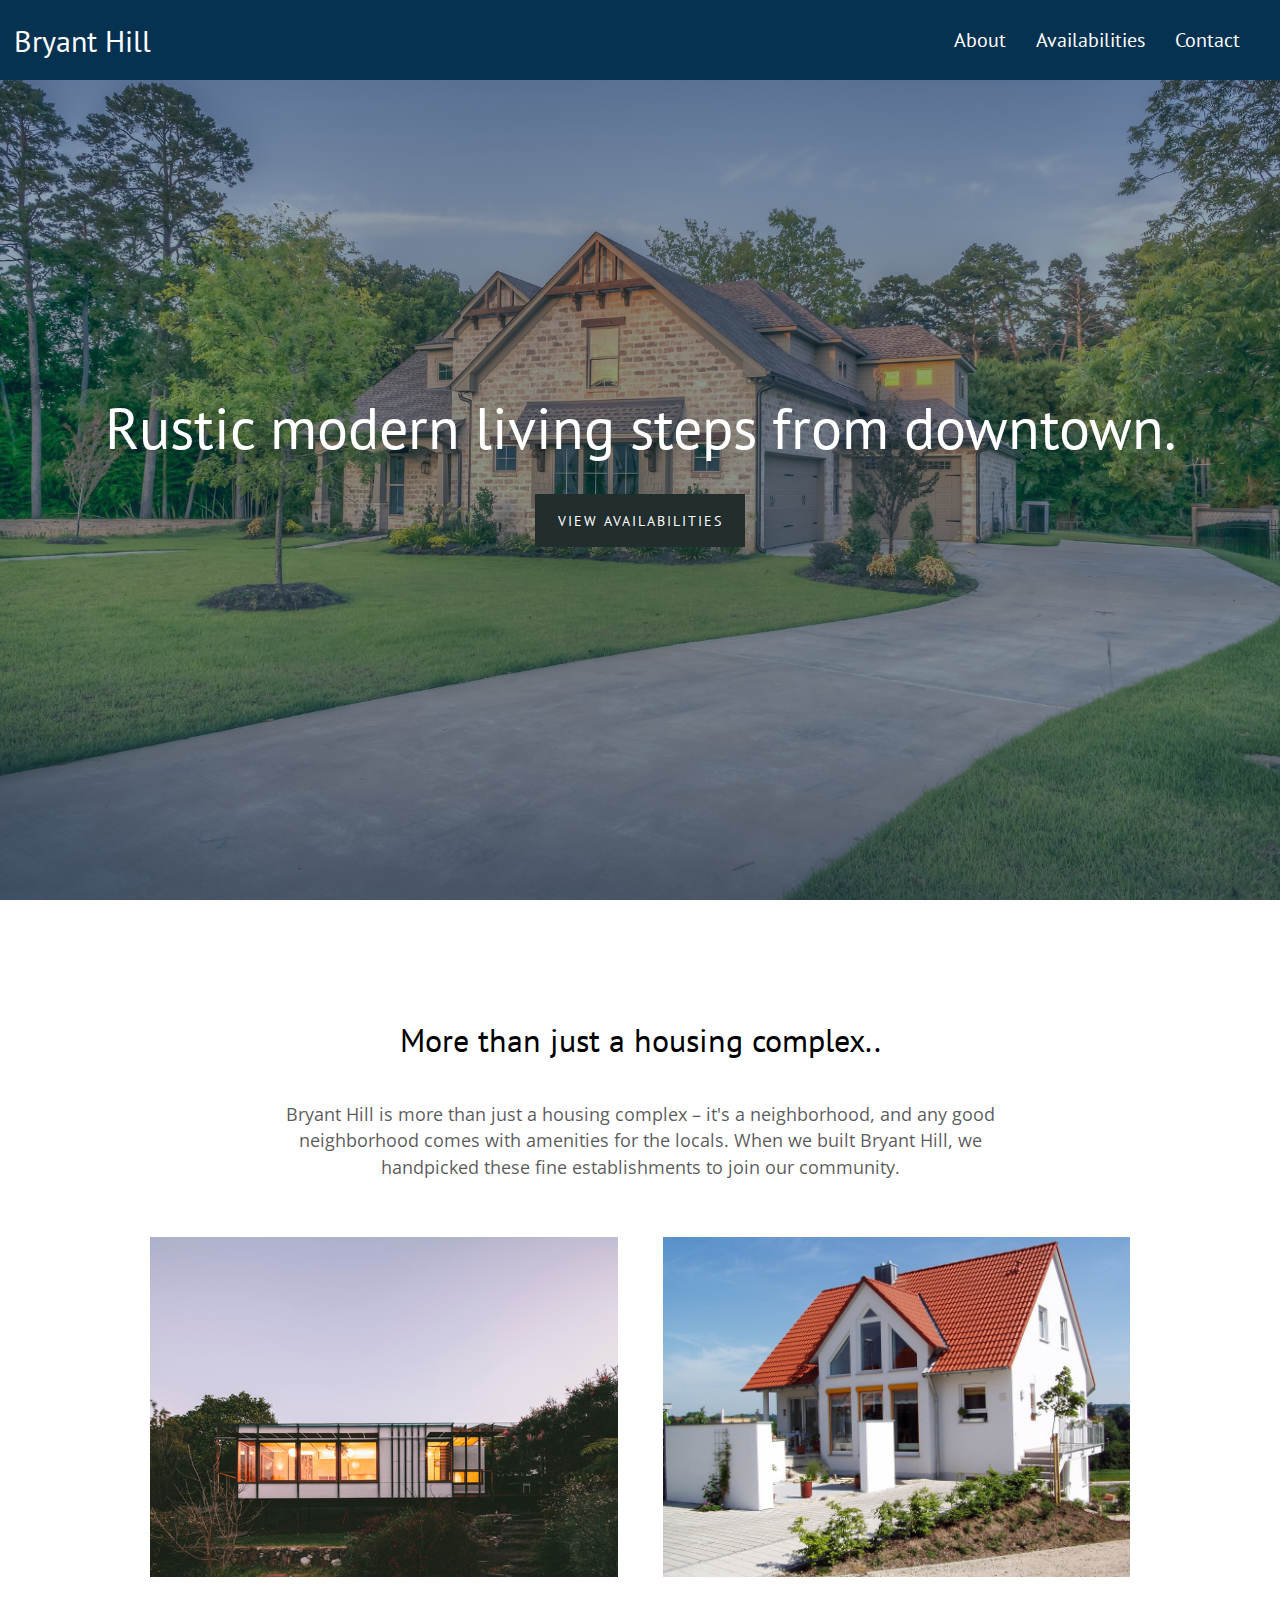
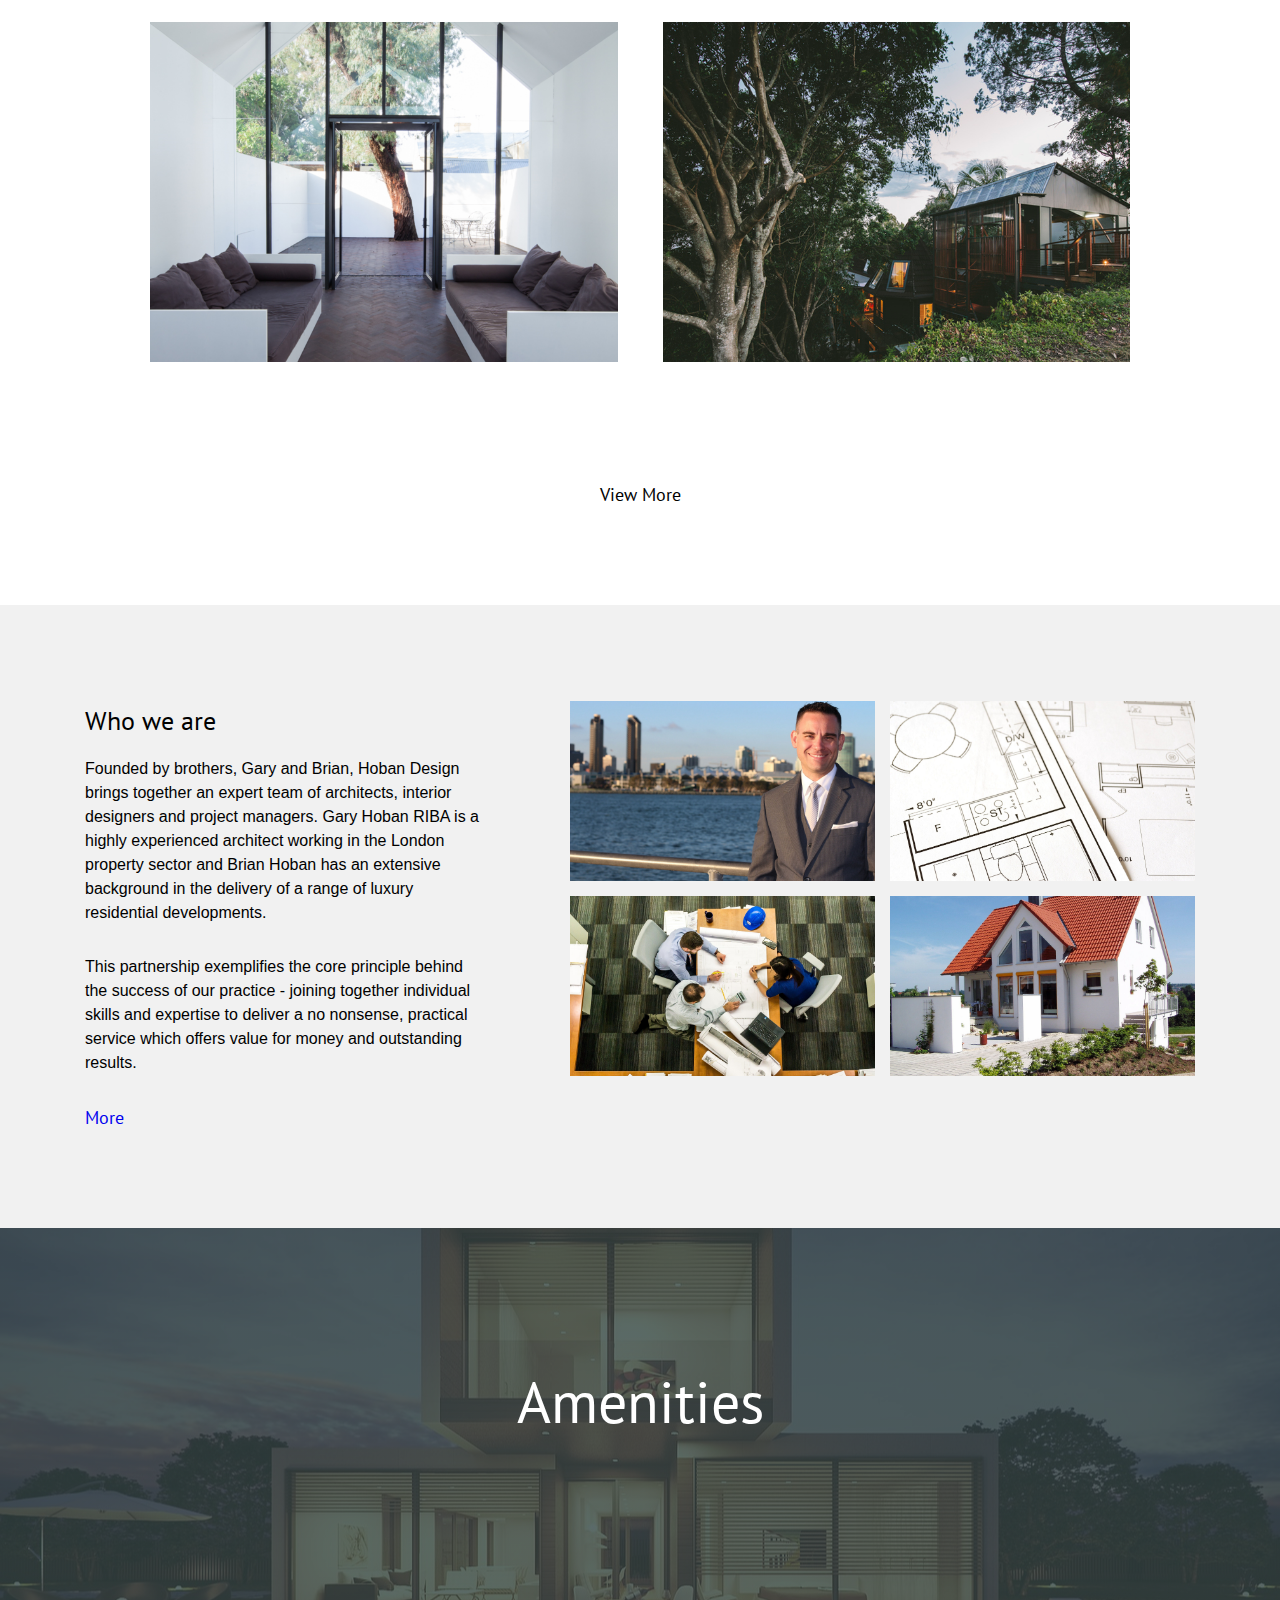
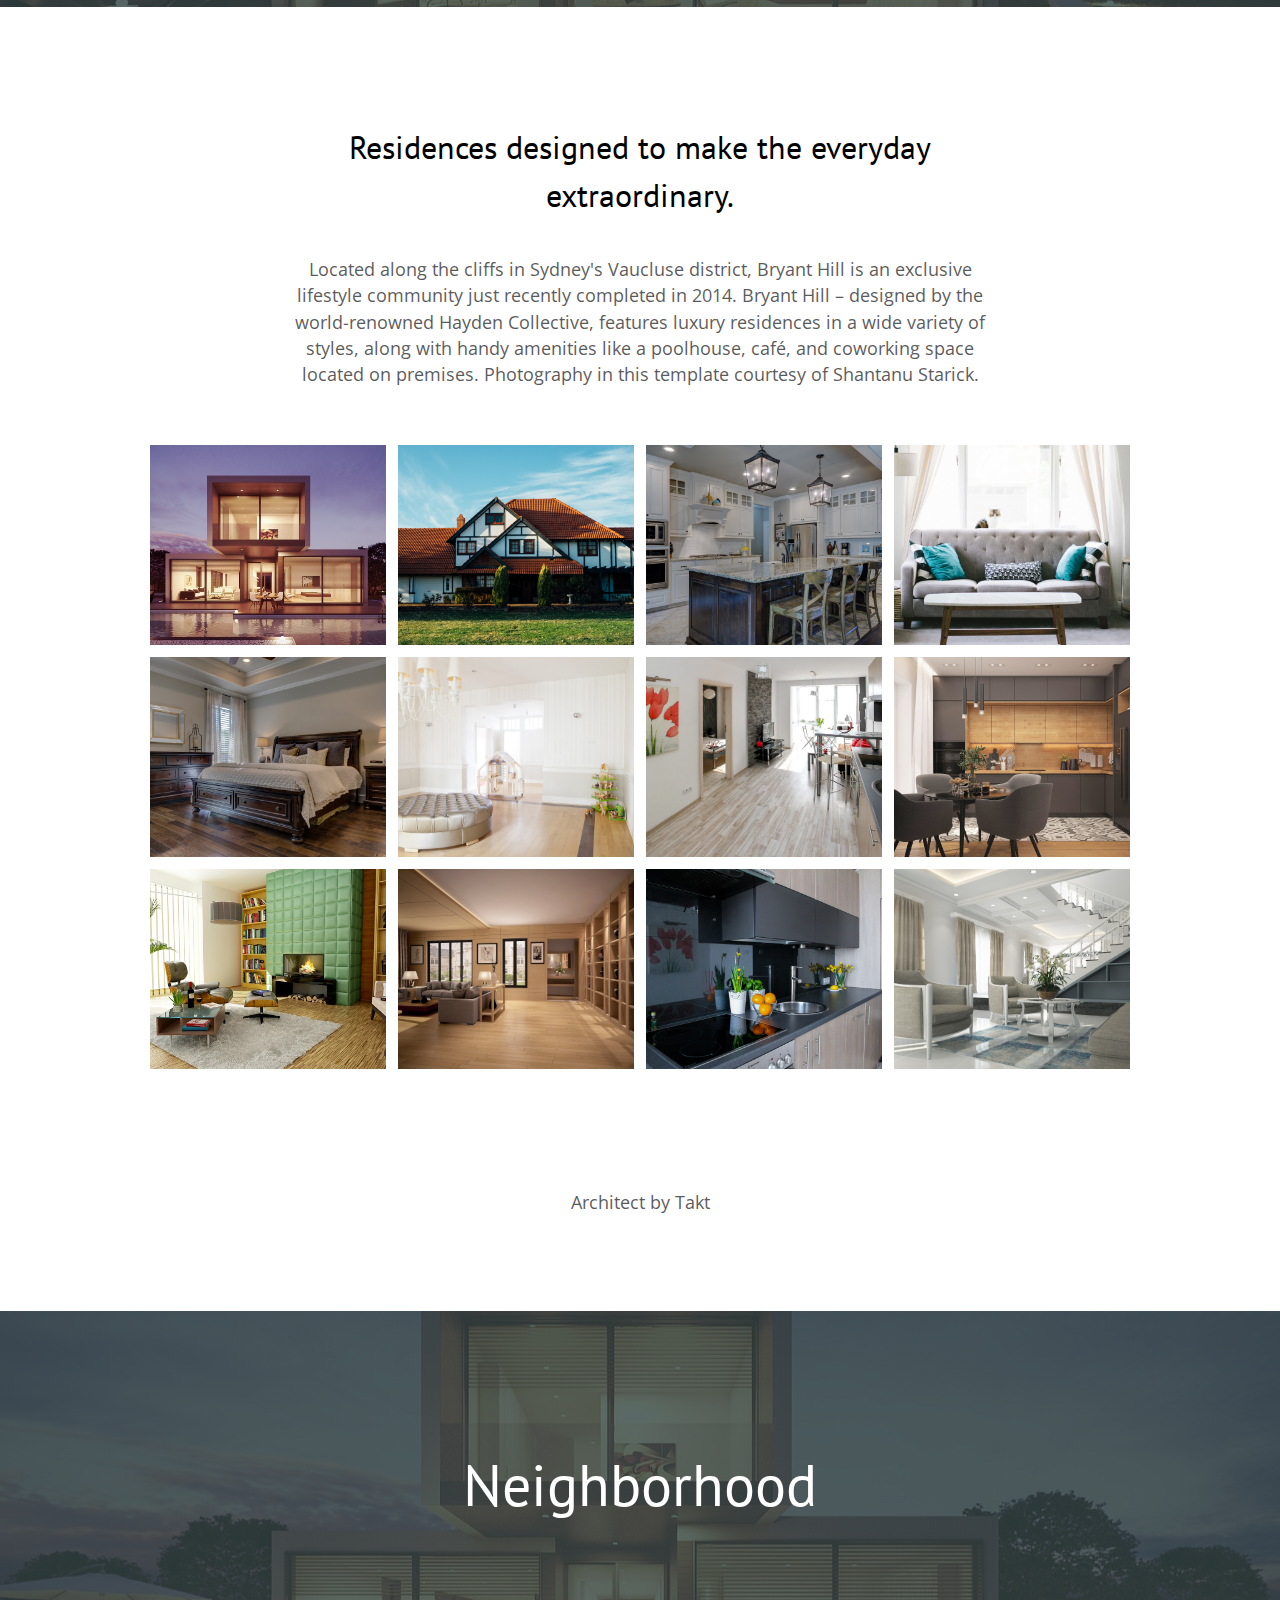
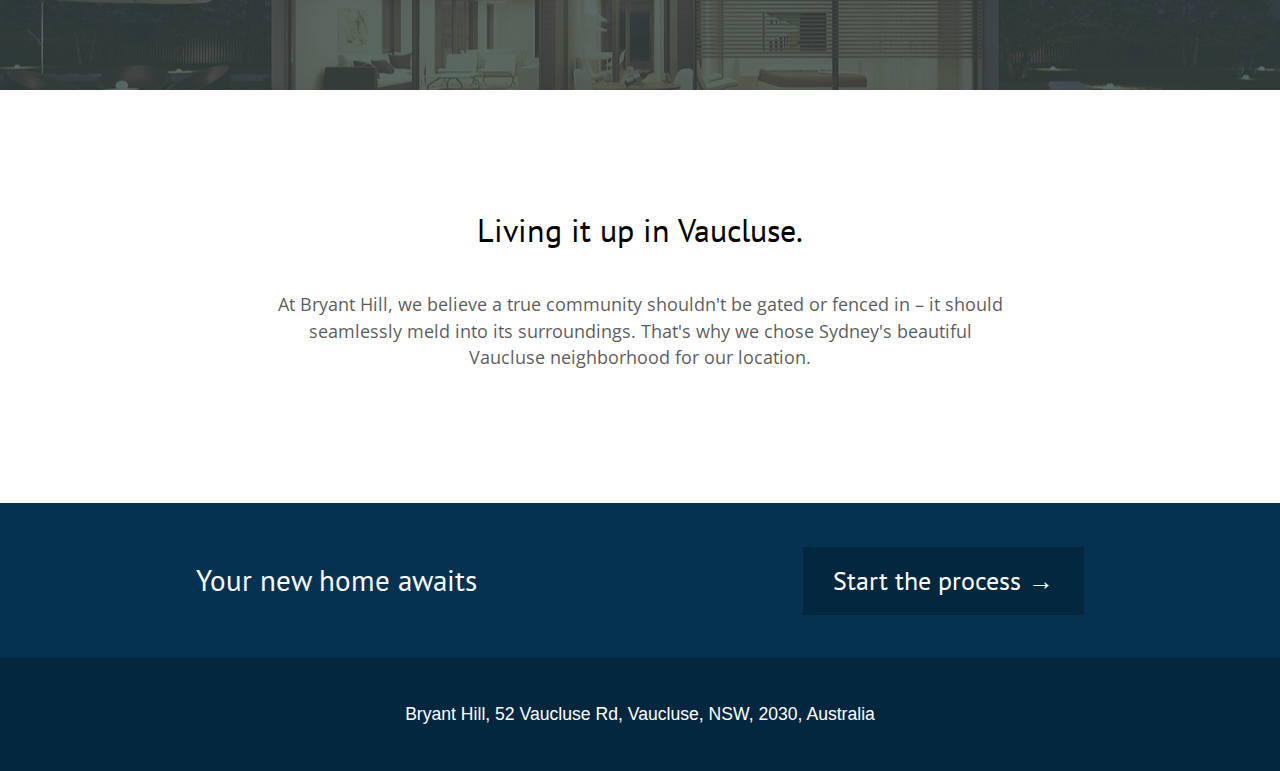
<file: index.html>
<!DOCTYPE html>
<html lang="en">

<head>
  <meta charset="UTF-8">
  <meta name="viewport" content="width=device-width, initial-scale=1.0">
  <meta http-equiv="X-UA-Compatible" content="ie=edge">
  <title>CSS Grid</title>
  <script src="https://ajax.googleapis.com/ajax/libs/jquery/3.3.1/jquery.min.js"></script>
  <link href="https://fonts.googleapis.com/css?family=Open+Sans|PT+Sans:400,700" rel="stylesheet">
  <!-- main css -->
  <link rel="stylesheet" href="css/main.css">
  
</head>

<body >
 

<header class="header"> 
   <div id="navbar">
   	
      <div id="logo">
      	<a href="index.html">
      		<h1 style="color:#fff;">Bryant Hill</h1>
      	</a>	
      	</div>
      	<div id="links">
      		    <a href="index.html">About</a>
				<a href="5eastend.html" class="nav__link">Availabilities</a>  
     			<a href="contact.html">Contact</a>		
      	</div>
   
   <input type="checkbox" class="openSidebarMenu" id="openSidebarMenu">
  <label for="openSidebarMenu" class="sidebarIconToggle">
    <div class="spinner diagonal part-1"></div>
    <div class="spinner horizontal"></div>
    <div class="spinner diagonal part-2"></div>
  </label>
  <div id="sidebarMenu">
    <ul class="sidebarMenuInner">
        <li><a href="index.html">About</a></li>
        <li><a href="5eastend.html" class="nav__link">Availabilities </a></li>
        <li><a href="contact.html">Contact</a></li>		
    </ul>
 	
  </div>



   </div>

</header>
<main id="main" class="main">
 
   
    <section class="hero">
		<div class="hero__wrapper">
		  <h1 class="heading-primary">Rustic modern living steps from downtown.</h1>
		  <a href="5eastend.html" class="cta">View availabilities</a>
		</div>
    </section>
  
  <section class="container serv-sect">
    
     <div class="content-wrapper">
		  <h2 class="heading-secondary">More than just a housing complex..</h2>
		  <div class="text-wrapper">
			<p class="paragraph">Bryant Hill is more than just a housing complex – it's a neighborhood, and any good neighborhood comes with amenities for the locals. When we built Bryant Hill, we handpicked these fine establishments to join our community.</p>
		  </div>
    </div>
    
    <div class="services">
      <div class="service-group">
       <div >
       		 <img src="img/hg-9.jpg" alt="Coffee shop" class="service-group__img">
        
       	 	    <div class="overlay-border overlay-black-55"></div>
				<div class="media-content-block-content text-center text-white">
				<h2>5 East End</h2>
				<p class="mb-0 text-spaced"><span class="text-primary">Gibson Island, Maryland</span></p>
				<a href="5eastend.html">View More</a>
			  </div>
	   </div>
       <div>
        <img src="img/house-66627_1920.jpg" alt="Coffee shop" class="service-group__img">
        
				<div class="overlay-border overlay-black-55"></div>
			
				<div class="media-content-block-content text-center text-white">
				<h2>18 Sackett Way</h2>
				<p class="mb-0 text-spaced"><span class="text-primary">Gibson Island, Maryland</span></p>
			    <a href="18sackett.html">View More </a>
			  </div>
			
		  </div>
      
        <div >
        <img src="img/23sacket-main.png" alt="Coffee shop" class="service-group__img">
        
			<div class="overlay-border overlay-black-55"></div>
				<div class="media-content-block-content text-center text-white">
				<h2>23 Sackett Way</h2>
				<p class="mb-0 text-spaced"><span class="text-primary">Gibson Island, Maryland</span></p>
				 <a href="23sackett.html">View More </a>
			  </div>
       </div>
     
        <div href="6cliffside.html">
          <img src="img/6cliffside-main.jpeg" alt="Coffee shop" class="service-group__img">
        
        <div class="overlay-border overlay-black-55"></div>
			<div class="media-content-block-content text-center text-white">
			<h2>6 Cliffside Drive</h2>
			<p class="mb-0 text-spaced"><span class="text-primary">Gibson Island, Maryland</span></p>
			 <a href="6cliffside.html">View More </a>
		  </div>
    </div>
	  </div>
	  </div>
	  
	  <a class="v-more" href="5eastend.html">View More</a>
  </section>
  
 <section class="about-us">
 	
 	<div class="about-wrapper">
 		
 		<div>
 			<h2>Who we are</h2>
			<p>Founded by brothers, Gary and Brian, Hoban Design brings together an expert team of architects, interior designers and project managers. Gary Hoban RIBA is a highly experienced architect working in the London property sector and Brian Hoban has an extensive background in the delivery of a range of luxury residential developments. </p>

			<p>This partnership exemplifies the core principle behind the success of our practice - joining together individual skills and expertise to deliver a no nonsense, practical service which offers value for money and outstanding results. </p>

			<a href="#">More</a>
 		</div>
 		<div>
 		
 		<img src="img/businessman-481113_1920.jpg">
 		<img src="img/floor-plan-1474454_1920.jpg">
 		<img src="img/meeting-2284501_1920.jpg">
 		<img src="img/house-66627_1920.jpg">
 			
 		</div>
 		
 	</div>
 	
 	
 </section>
  
  <div class="heading-section">
    <h1 class="heading-primary">Amenities</h1>
  </div>
 
 
 <section id="fd" class="container gallery-sect">
    <div class="content-wrapper">
      <h2 class="heading-secondary">Residences designed to make the everyday extraordinary.</h2>
      <div class="text-wrapper">
        <p class="paragraph">Located along the cliffs in Sydney's Vaucluse district, Bryant Hill is an exclusive lifestyle community just recently completed in 2014. Bryant Hill – designed by the world-renowned Hayden Collective, features luxury residences in a wide variety of styles, along with handy amenities like a poolhouse, café, and coworking space located on premises. Photography in this template courtesy of Shantanu Starick.</p>
      </div>
    </div>
    <div class="gallery">
     <div>
     <a id="single_image" class="lightbox" href="#house1">
      <img src="img/architecture-1477041_1280.jpg" alt="Interior view" class="gallery__img">
      </a>
      <div class="lightbox-target" id="house1">
		   <img src="img/architecture-1477041_1280.jpg"/>
		   <a class="lightbox-close" href="#fd"></a>
	  </div>
      
      <a  id="single_image" class="lightbox" href="#house2"><img src="img/architecture-1867426_1920.jpg" alt="Interior view" class="gallery__img"></a>
        <div class="lightbox-target" id="house2">
		   <img src="img/architecture-1867426_1920.jpg"/>
		   <a class="lightbox-close" href="#fd"></a>
	  </div>
      
      <a  id="single_image" class="lightbox" href="#house3"><img src="img/kitchen-1940174_1920.jpg" alt="Interior view" class="gallery__img"></a>
        <div class="lightbox-target" id="house3">
		   <img src="img/kitchen-1940174_1920.jpg"/>
		   <a class="lightbox-close" href="#fd"></a>
	  </div>
     
     
      <a id="single_image" class="lightbox" href="#house4"><img src="img/living-room-2569325_1920.jpg" alt="Interior view" class="gallery__img"></a>
        <div class="lightbox-target" id="house4">
		   <img src="img/living-room-2569325_1920.jpg"/>
		   <a class="lightbox-close" href="#fd"></a>
	  </div>
     
     
      <a id="single_image" class="lightbox" href="#house5"><img src="img/bedroom-1940169_1920.jpg" alt="Interior view" class="gallery__img"></a>
        <div class="lightbox-target" id="house5">
		   <img src="img/bedroom-1940169_1920.jpg"/>
		   <a class="lightbox-close" href="#fd"></a>
	  </div>
     
     
      <a id="single_image" class="lightbox" href="#house6"><img src="img/interior-768526_1920.jpg" alt="Interior view" class="gallery__img"></a>
        <div class="lightbox-target" id="house6">
		   <img src="img/interior-2685521_1920.jpg"/>
		   <a class="lightbox-close" href="#fd"></a>
	  </div>
     
     
      <a id="single_image" class="lightbox" href="#house7"><img src="img/apartment-2094666_1920.jpg" alt="Interior view" class="gallery__img"></a>
        <div class="lightbox-target" id="house7">
		   <img src="img/apartment-2094666_1920.jpg"/>
		   <a class="lightbox-close" href="#fd"></a>
	  </div>
     
      <a id="single_image" class="lightbox" href="#house8"><img src="img/kitchen-4043098_1920.jpg" alt="Interior view" class="gallery__img"></a>
        <div class="lightbox-target" id="house8">
		   <img src="img/kitchen-4043098_1920.jpg"/>
		   <a class="lightbox-close" href="#fd"></a>
	  </div>
    
     <a id="single_image" class="lightbox" href="#house9"> <img src="img/fireplace-416042_1280.jpg" alt="Interior view" class="gallery__img"></a>
       <div class="lightbox-target" id="house9">
		   <img src="img/fireplace-416042_1280.jpg"/>
		   <a class="lightbox-close" href="#fd"></a>
	  </div>
     
     
      <a id="single_image" class="lightbox" href="#house10"><img src="img/leave-room-825316_1920.jpg" alt="Interior view" class="gallery__img"></a>
        <div class="lightbox-target" id="house10">
		   <img src="img/leave-room-825316_1920.jpg"/>
		   <a class="lightbox-close" href="#fd"></a>
	  </div>
     
     
      <a id="single_image" class="lightbox" href="#house11"><img src="img/apartment-2094700_1920.jpg" alt="Interior view" class="gallery__img"></a>
        <div class="lightbox-target" id="house11">
		   <img src="img/apartment-2094700_1920.jpg"/>
		   <a class="lightbox-close" href="#fd"></a>
	  </div>
     
      <a  id="single_image" class="lightbox" href="#house12"><img src="img/interior-2685521_1920.jpg" alt="Interior view" class="gallery__img"></a>
        <div class="lightbox-target" id="house12">
		   <img src="img/interior-2685521_1920.jpg"/>
		   <a class="lightbox-close" href="#fd"></a>
	  </div>
      
       </div>
    </div>
    <p class="paragraph architect">Architect by <span class="paragraph__uppercase">Takt</span></p>
  </section>
  
 
  
  <div class="heading-section heading-section--neighborhood">
    <h1 class="heading-primary">Neighborhood</h1>
  </div>
  <div class="container gallery-sect">
    <div class="content-wrapper">
      <h2 class="heading-secondary">Living it up in Vaucluse.</h2>
      <div class="text-wrapper">
        <p class="paragraph">At Bryant Hill, we believe a true community shouldn't be gated or fenced in – it should seamlessly meld into its surroundings. That's why we chose Sydney's beautiful Vaucluse neighborhood for our location.</p>
      </div>
    </div>
    <div class="map" id="map"></div>
  </div>
</main>

<footer class="footer">
  <div class="footer__upper">
    <h2 class=" heading-secondary--footer">Your new home awaits</h2>
    <div class="cta--footer">
    <a href="contact.html" class=" act-start">Start the process →</a>
    </div>
  </div>
  <div class="footer__lower">
    <div class="footer__adress">Bryant Hill, 52 Vaucluse Rd, Vaucluse, NSW, 2030, Australia</div>
  </div>
</footer>

<script>
var prevScrollpos = window.pageYOffset;
window.onscroll = function() {
var currentScrollPos = window.pageYOffset;
  if (prevScrollpos > currentScrollPos) {
    document.getElementById("navbar").style.top = "0";
  } else {
    document.getElementById("navbar").style.top = "-80px";
  }
  prevScrollpos = currentScrollPos;
}


</script>
</body>

</html>
</file>
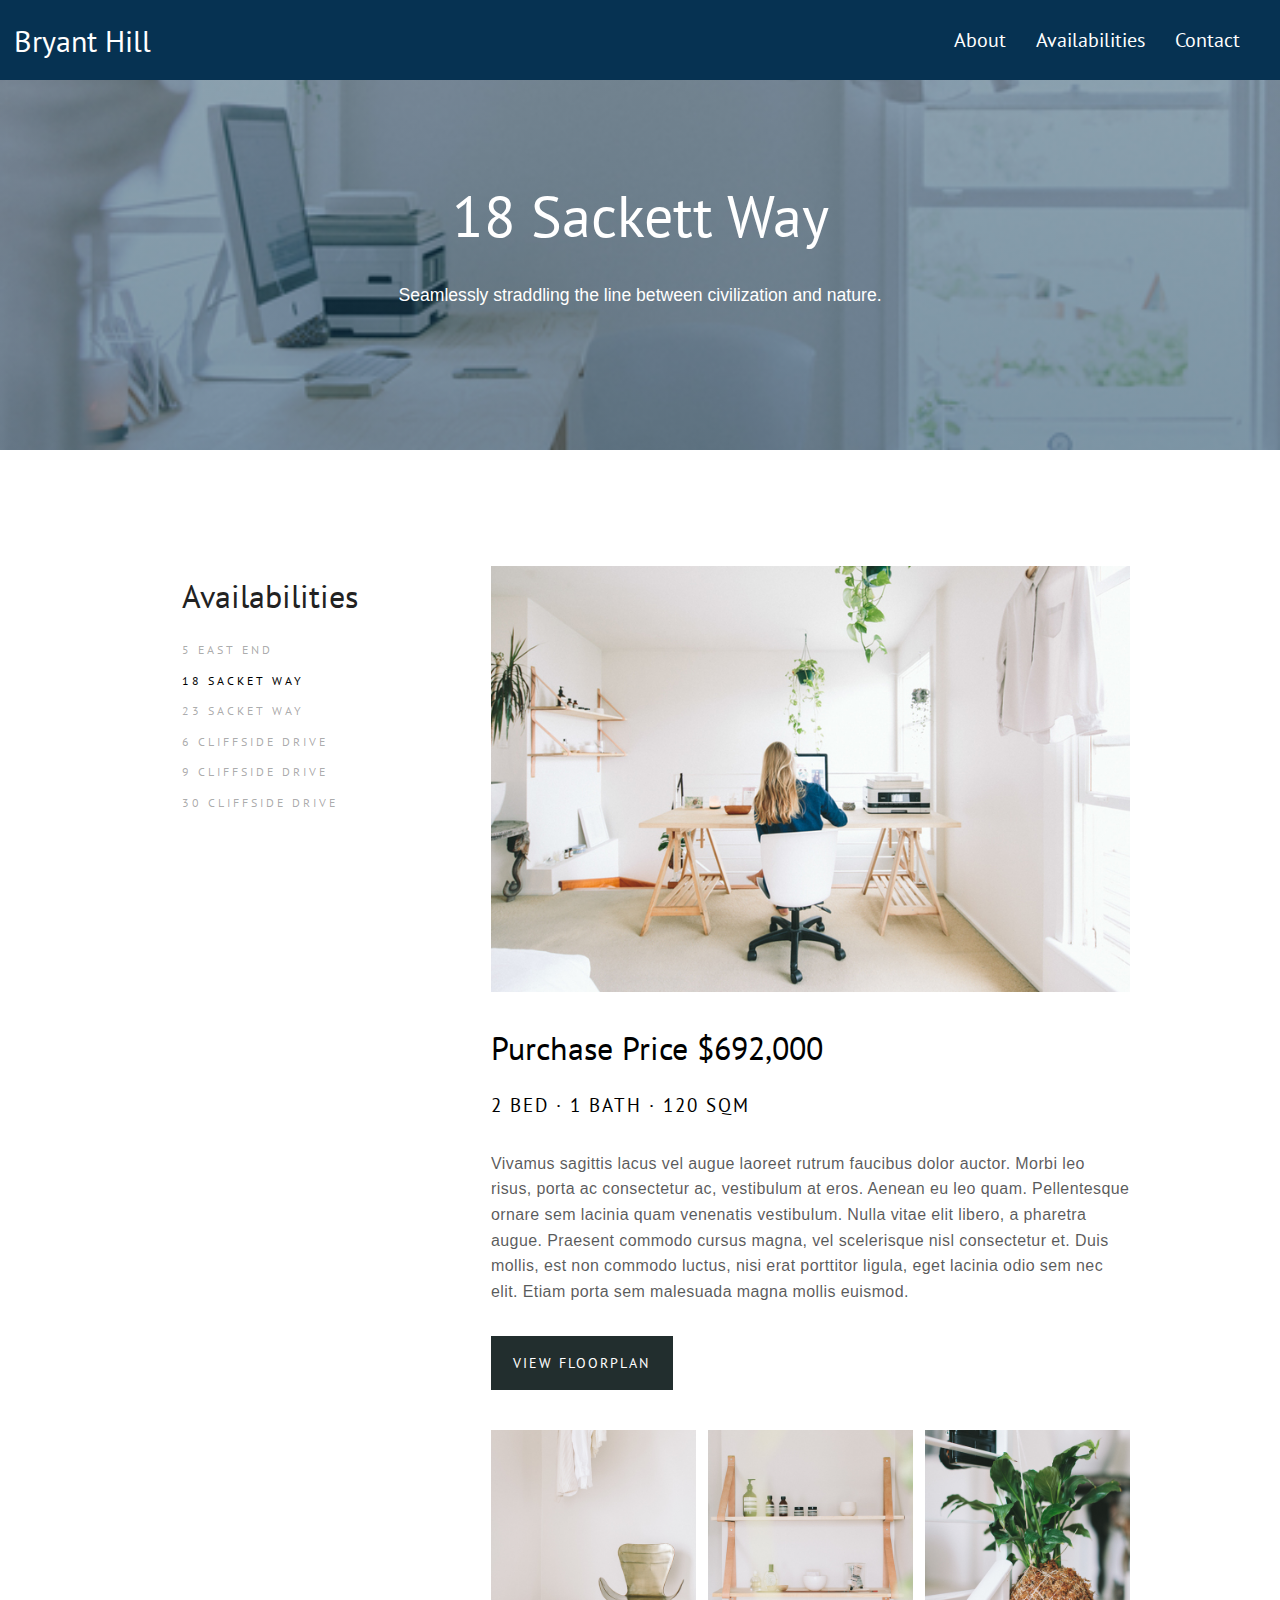
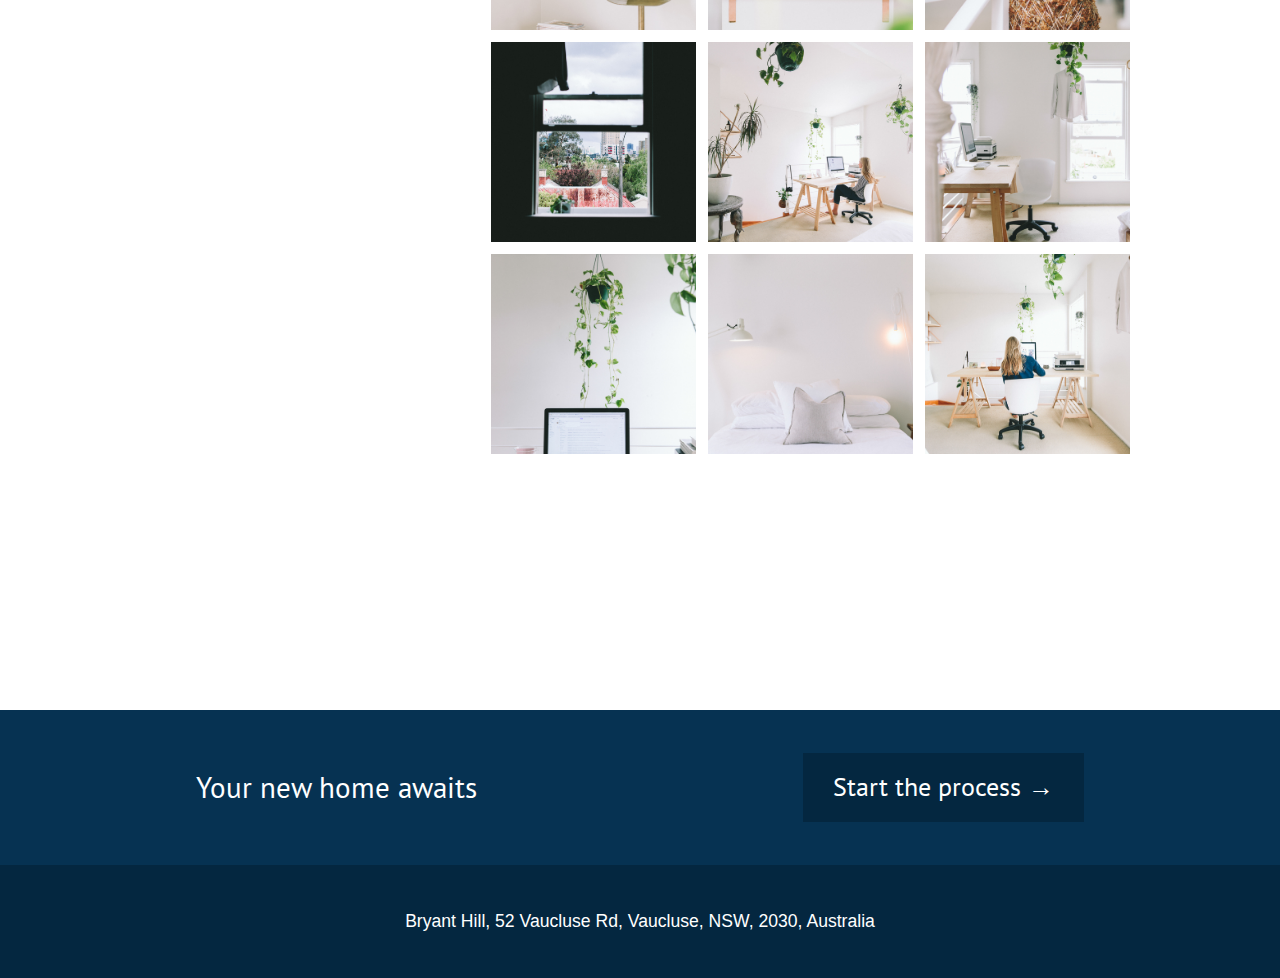
<file: 18sackett.html>
<!DOCTYPE html>
<html lang="en">

<head>
  <meta charset="UTF-8">
  <meta name="viewport" content="width=device-width, initial-scale=1.0">
  <meta http-equiv="X-UA-Compatible" content="ie=edge">
  <title>Bryant Hill</title>
  <script src="https://ajax.googleapis.com/ajax/libs/jquery/3.3.1/jquery.min.js"></script>
    <link href="https://fonts.googleapis.com/css?family=Open+Sans|PT+Sans:400,700" rel="stylesheet">
  <!-- main css -->
  <link rel="stylesheet" href="css/main.css">
  
</head>

<body >
 

<header class="header">

   
   <div id="navbar">
   	
      	<div id="logo">
      	<a href="index.html">
      		<h1 style="color:#fff;">Bryant Hill</h1>
      	</a>	
      	</div>
      <div id="links">
      		    <a href="index.html">About</a>
				<a href="5eastend.html" class="nav__link">Availabilities</a>  
     			<a href="contact.html">Contact</a>		
      	</div>
      	
      	
      	   <input type="checkbox" class="openSidebarMenu" id="openSidebarMenu">
  <label for="openSidebarMenu" class="sidebarIconToggle">
    <div class="spinner diagonal part-1"></div>
    <div class="spinner horizontal"></div>
    <div class="spinner diagonal part-2"></div>
  </label>
  <div id="sidebarMenu">
    <ul class="sidebarMenuInner">
        <li><a href="index.html">About</a></li>
        <li><a href="5eastend.html" class="nav__link">Availabilities </a></li>
        <li><a href="contact.html">Contact</a></li>		
    </ul>
 	
  </div>

   </div>

</header>
<main id="main">
 

   
    <section class="sack-top avail-hero hero">
		<div class="hero__wrapper">
		  <h1 class="heading-primary">18 Sackett Way</h1>
		  <p class="heading-p">Seamlessly straddling the line between civilization and nature.</p>
		</div>
    </section>
  
  <section class="container section-house container-big">
    <nav class="section-nav">
      <p class="section-nav__heading">Availabilities</p>
      <a href="5eastend.html" class="section-nav__link">5 East end</a>
      <a href="18sackett.html" class="section-nav__link active-prop">18 Sacket way</a>
      <a href="23sackett.html" class="section-nav__link">23 Sacket way</a>
      <a href="6cliffside.html" class="section-nav__link">6 Cliffside drive</a>
      <a href="9cliffside.html" class="section-nav__link">9 Cliffside drive</a>
      <a href="30cliffside.html" class="section-nav__link">30 Cliffside drive</a>
    </nav>
    
    <div class="indiv-house">
    
    <div class="section-group">
      <img src="img/5east-9.jpg" alt="Interior view" class="section-group__img">
      <h2 class="heading-secondary">Purchase Price $692,000</h2>
      <h3 class="section-group__sub-heading">2 bed · 1 bath · 120 sqm</h3>
      <p class="section-group__text">Vivamus sagittis lacus vel augue laoreet rutrum faucibus dolor auctor. Morbi leo risus, porta ac consectetur ac, vestibulum at eros. Aenean eu leo quam. Pellentesque ornare sem lacinia quam venenatis vestibulum. Nulla vitae elit libero, a pharetra augue. Praesent commodo cursus magna, vel scelerisque nisl consectetur et. Duis mollis, est non commodo luctus, nisi erat porttitor ligula, eget lacinia odio sem nec elit. Etiam porta sem malesuada magna mollis euismod.</p>
      <a href="floorplan.pdf" target="_blank" class="cta cta--section">View floorplan</a>
    </div>
    <div class="section-gallery">
     <div class="sect-img">
      <img src="img/5east-1.jpg" alt="Interior view" class="section-gallery__img">
      <img src="img/5east-2.jpg" alt="Interior view" class="section-gallery__img">
      <img src="img/5east-3.jpg" alt="Interior view" class="section-gallery__img">
      <img src="img/5east-4.jpg" alt="Interior view" class="section-gallery__img">
      <img src="img/5east-5.jpg" alt="Interior view" class="section-gallery__img">
      <img src="img/5east-6.jpg" alt="Interior view" class="section-gallery__img">
      <img src="img/5east-7.jpg" alt="Interior view" class="section-gallery__img">
      <img src="img/5east-8.jpg" alt="Interior view" class="section-gallery__img">
      <img src="img/5east-9.jpg" alt="Interior view" class="section-gallery__img">
     </div>
    </div>
    
    </div>
  </section>
  
  
 	</main>
<footer class="footer">
  <div class="footer__upper">
    <h2 class=" heading-secondary--footer">Your new home awaits</h2>
    <div class="cta--footer">
    <a href="contact.html" class=" act-start">Start the process →</a>
    </div>
  </div>
  <div class="footer__lower">
    <div class="footer__adress">Bryant Hill, 52 Vaucluse Rd, Vaucluse, NSW, 2030, Australia</div>
  </div>
</footer>
<script>
var prevScrollpos = window.pageYOffset;
window.onscroll = function() {
var currentScrollPos = window.pageYOffset;
  if (prevScrollpos > currentScrollPos) {
    document.getElementById("navbar").style.top = "0";
  } else {
    document.getElementById("navbar").style.top = "-80px";
  }
  prevScrollpos = currentScrollPos;
}
</script>
</body>

</html>
</file>
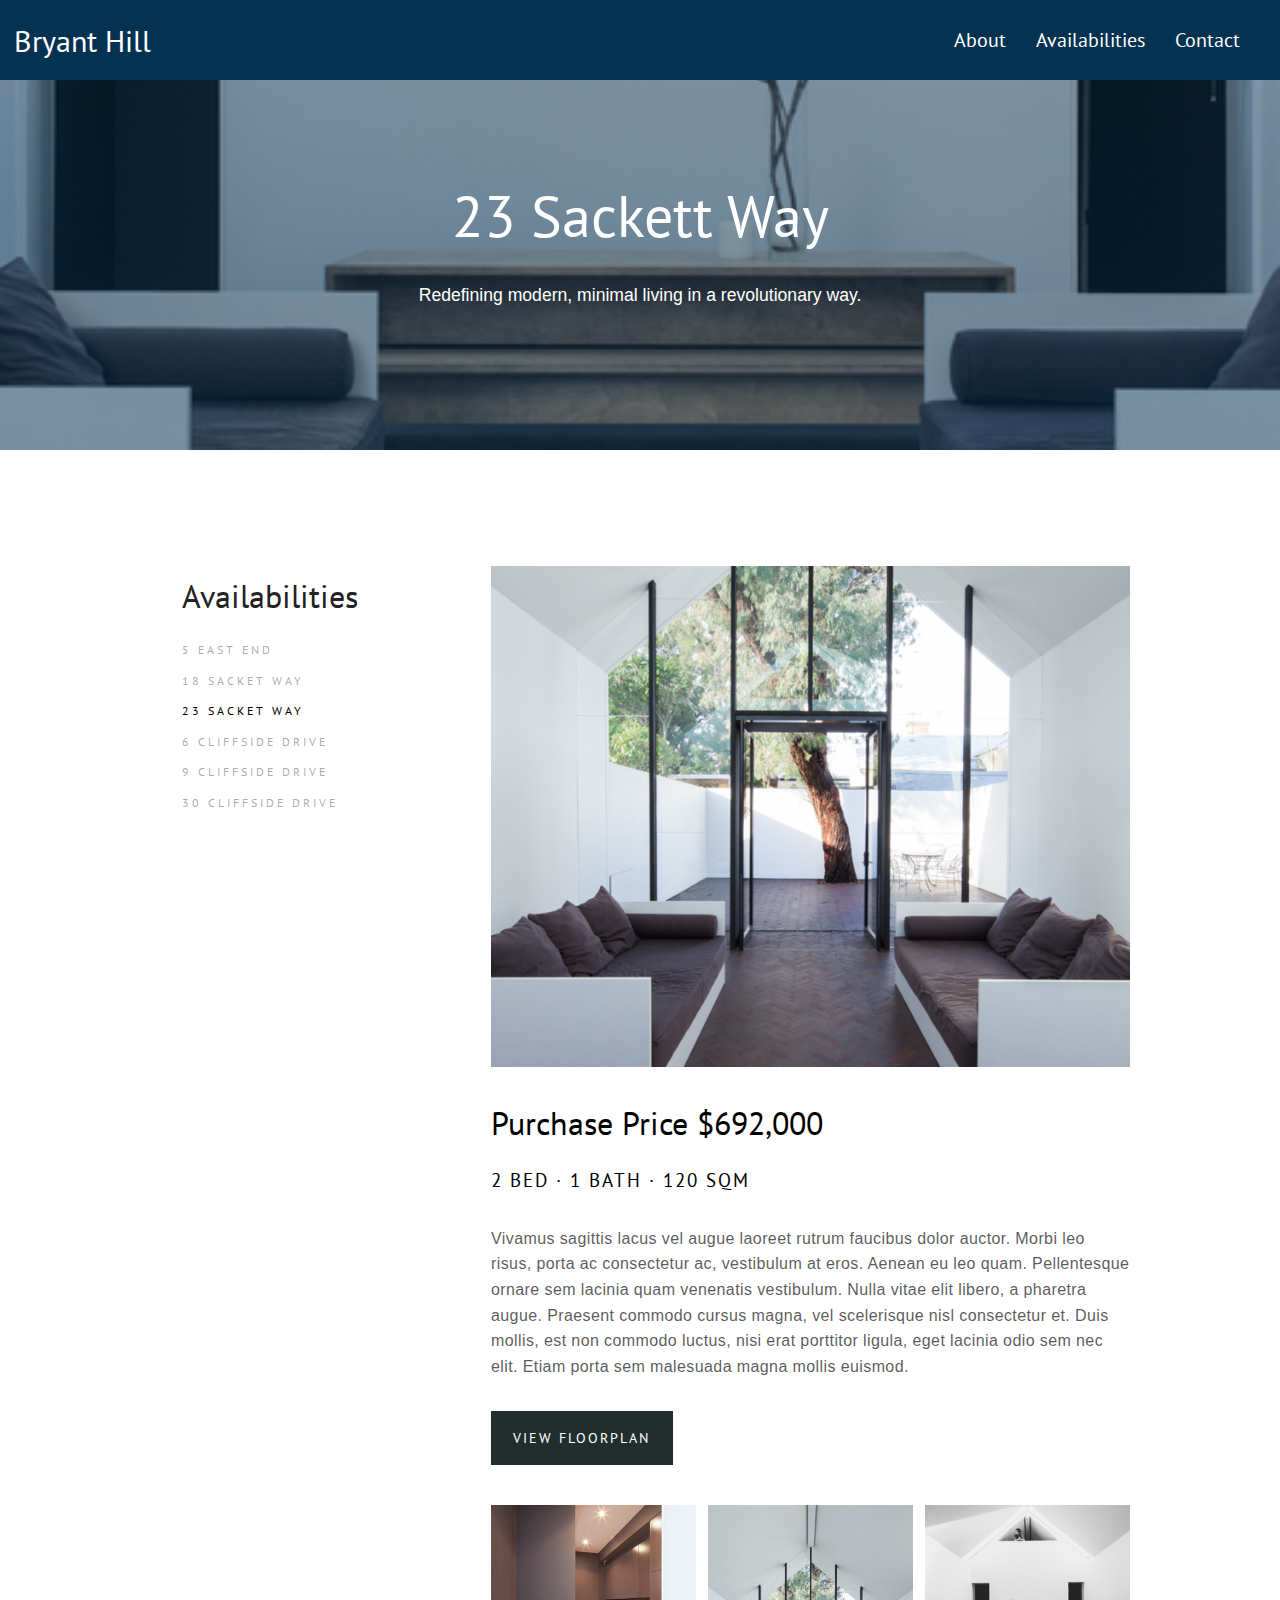
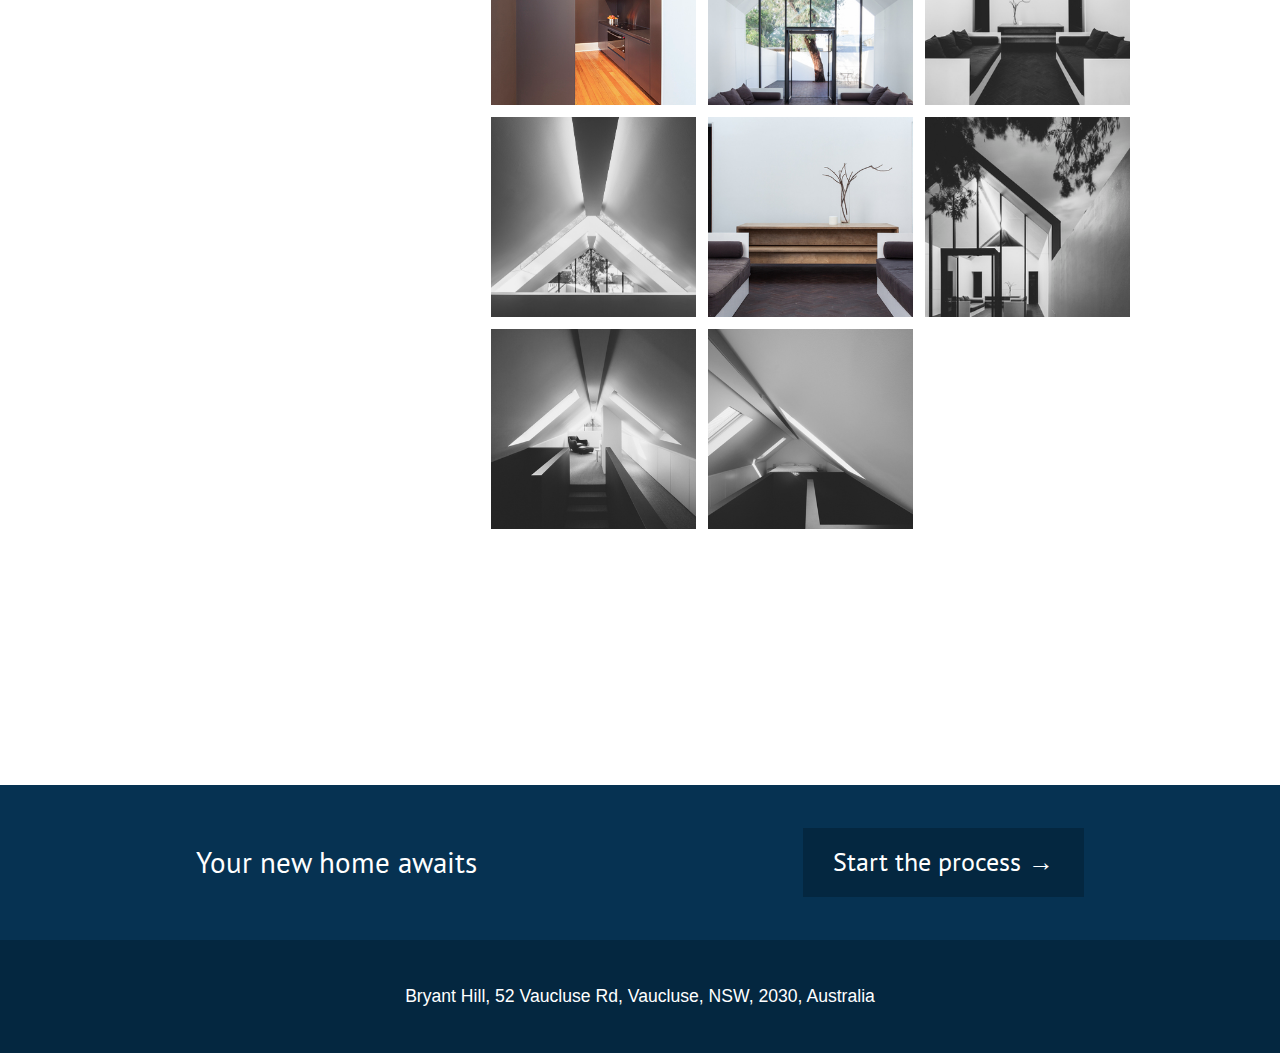
<file: 23sackett.html>
<!DOCTYPE html>
<html lang="en">

<head>
  <meta charset="UTF-8">
  <meta name="viewport" content="width=device-width, initial-scale=1.0">
  <meta http-equiv="X-UA-Compatible" content="ie=edge">
  <title>Bryant Hill</title>
  <script src="https://ajax.googleapis.com/ajax/libs/jquery/3.3.1/jquery.min.js"></script>
   <link href="https://fonts.googleapis.com/css?family=Open+Sans|PT+Sans:400,700" rel="stylesheet">
  <!-- main css -->
  <link rel="stylesheet" href="css/main.css">
  
</head>

<body >
 
<header class="header">

   
   <div id="navbar">
   	
      	<div id="logo">
      	<a href="index.html">
      		<h1 style="color:#fff;">Bryant Hill</h1>
      	</a>	
      	</div>
      <div id="links">
      		    <a href="index.html">About</a>
				<a href="5eastend.html" class="nav__link">Availabilities</a>  
     			<a href="contact.html">Contact</a>		
      	</div>
      	
      	
        <input type="checkbox" class="openSidebarMenu" id="openSidebarMenu">
  <label for="openSidebarMenu" class="sidebarIconToggle">
    <div class="spinner diagonal part-1"></div>
    <div class="spinner horizontal"></div>
    <div class="spinner diagonal part-2"></div>
  </label>
  <div id="sidebarMenu">
    <ul class="sidebarMenuInner">
        <li><a href="index.html">About</a></li>
        <li><a href="5eastend.html" class="nav__link">Availabilities </a></li>
        <li><a href="contact.html">Contact</a></li>		
    </ul>
 	
  </div> 	

   </div>

</header>
<main id="main">
 
    <section class="sack2-top avail-hero hero">
		<div class="hero__wrapper">
		  <h1 class="heading-primary">23 Sackett Way</h1>
		  <p class="heading-p">Redefining modern, minimal living in a revolutionary way.</p>
		</div>
    </section>
  
  <section class="container section-house container-big">
    <nav class="section-nav">
      <p class="section-nav__heading">Availabilities</p>
           <a href="5eastend.html" class="section-nav__link">5 East end</a>
      <a href="18sackett.html" class="section-nav__link">18 Sacket way</a>
      <a href="23sackett.html" class="section-nav__link active-prop">23 Sacket way</a>
      <a href="6cliffside.html" class="section-nav__link">6 Cliffside drive</a>
      <a href="9cliffside.html" class="section-nav__link">9 Cliffside drive</a>
      <a href="30cliffside.html" class="section-nav__link">30 Cliffside drive</a>
    </nav>
    
    <div class="indiv-house">
    
    <div class="section-group">
      <img src="img/23sacket-main.png" alt="Interior room view" class="section-group__img">
      <h2 class="heading-secondary">Purchase Price $692,000</h2>
      <h3 class="section-group__sub-heading">2 bed · 1 bath · 120 sqm</h3>
      <p class="section-group__text">Vivamus sagittis lacus vel augue laoreet rutrum faucibus dolor auctor. Morbi leo risus, porta ac consectetur ac, vestibulum at eros. Aenean eu leo quam. Pellentesque ornare sem lacinia quam venenatis vestibulum. Nulla vitae elit libero, a pharetra augue. Praesent commodo cursus magna, vel scelerisque nisl consectetur et. Duis mollis, est non commodo luctus, nisi erat porttitor ligula, eget lacinia odio sem nec elit. Etiam porta sem malesuada magna mollis euismod.</p>
      <a href="floorplan.pdf" target="_blank" class="cta cta--section">View floorplan</a>
    </div>
    <div class="section-gallery">
     <div class="sect-img">
      <img src="img/23sacket-1.jpg" alt="Interior view" class="section-gallery__img">
      <img src="img/23sacket-2.jpg" alt="Interior view" class="section-gallery__img">
      <img src="img/23sacket-3.jpg" alt="Interior view" class="section-gallery__img">
      <img src="img/23sacket-hero.jpg" alt="Interior view" class="section-gallery__img">
      <img src="img/23sacket-4.jpg" alt="Interior view" class="section-gallery__img">
      <img src="img/23sacket-5.jpg" alt="Interior view" class="section-gallery__img">
      <img src="img/23sacket-6.jpg" alt="Interior view" class="section-gallery__img">
      <img src="img/23sacket-7.jpg" alt="Interior view" class="section-gallery__img">
		</div>
    </div>
    
    </div>
  </section>
  
  
 	</main>
<footer class="footer">
  <div class="footer__upper">
    <h2 class=" heading-secondary--footer">Your new home awaits</h2>
    <div class="cta--footer">
    <a href="contact.html" class=" act-start">Start the process →</a>
    </div>
  </div>
  <div class="footer__lower">
    <div class="footer__adress">Bryant Hill, 52 Vaucluse Rd, Vaucluse, NSW, 2030, Australia</div>
  </div>
</footer>

<script>
var prevScrollpos = window.pageYOffset;
window.onscroll = function() {
var currentScrollPos = window.pageYOffset;
  if (prevScrollpos > currentScrollPos) {
    document.getElementById("navbar").style.top = "0";
  } else {
    document.getElementById("navbar").style.top = "-80px";
  }
  prevScrollpos = currentScrollPos;
}
</script>
</body>

</html>
</file>
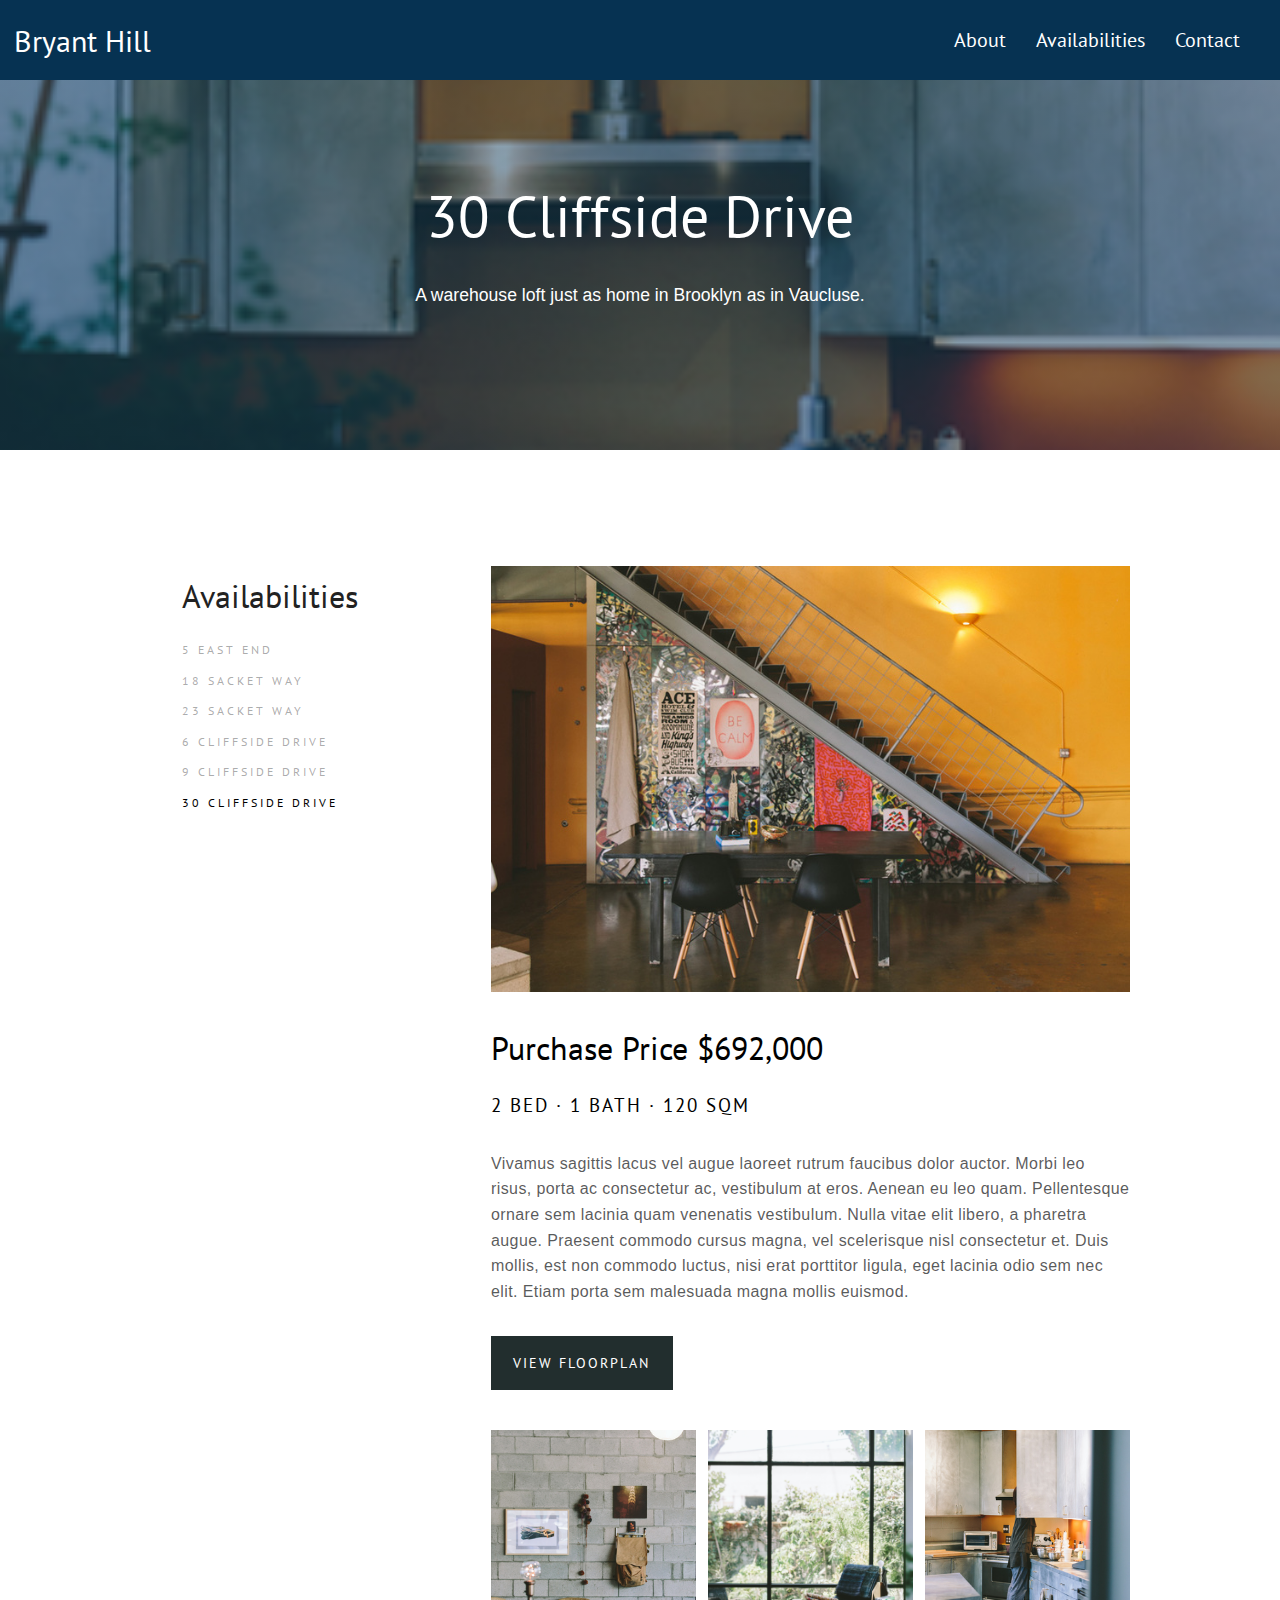
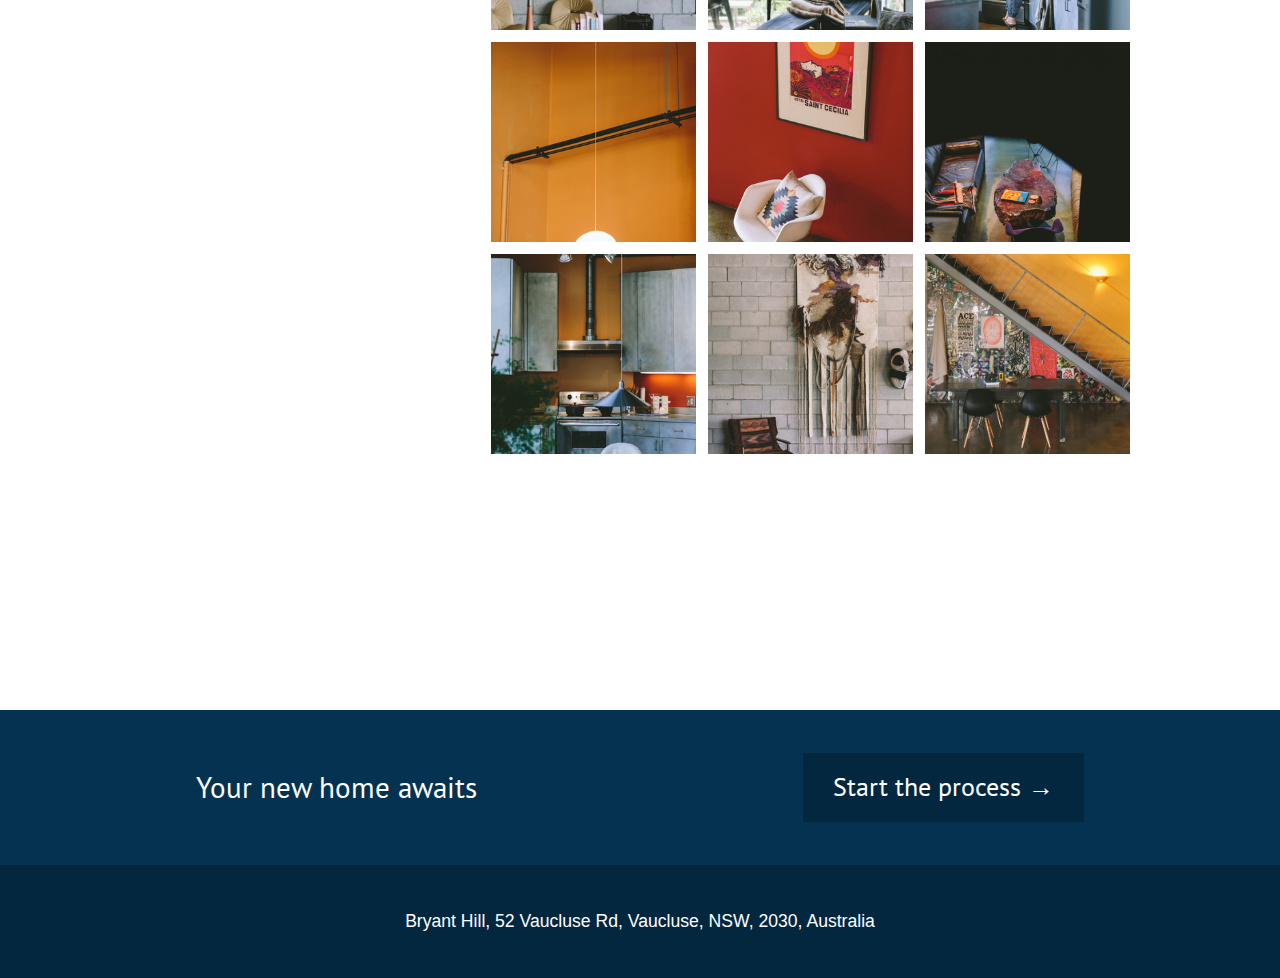
<file: 30cliffside.html>
<!DOCTYPE html>
<html lang="en">

<head>
  <meta charset="UTF-8">
  <meta name="viewport" content="width=device-width, initial-scale=1.0">
  <meta http-equiv="X-UA-Compatible" content="ie=edge">
  <title>Bryant Hill</title>
  <script src="https://ajax.googleapis.com/ajax/libs/jquery/3.3.1/jquery.min.js"></script>
   <link href="https://fonts.googleapis.com/css?family=Open+Sans|PT+Sans:400,700" rel="stylesheet">
  <!-- main css -->
  <link rel="stylesheet" href="css/main.css">
  
</head>

<body >
 

<header class="header">

   
   <div id="navbar">
   	
      	<div id="logo">
      	<a href="index.html">
      		<h1 style="color:#fff;">Bryant Hill</h1>
      	</a>	
      	</div>
      <div id="links">
      		    <a href="index.html">About</a>
				<a href="5eastend.html" class="nav__link">Availabilities</a>  
     			<a href="contact.html">Contact</a>		
      	</div>
      	   <input type="checkbox" class="openSidebarMenu" id="openSidebarMenu">
  <label for="openSidebarMenu" class="sidebarIconToggle">
    <div class="spinner diagonal part-1"></div>
    <div class="spinner horizontal"></div>
    <div class="spinner diagonal part-2"></div>
  </label>
  <div id="sidebarMenu">
    <ul class="sidebarMenuInner">
        <li><a href="index.html">About</a></li>
        <li><a href="5eastend.html" class="nav__link">Availabilities </a></li>
        <li><a href="contact.html">Contact</a></li>		
    </ul>
 	
  </div>

   </div>

</header>
<main id="main">
 
    <section class="cliff3-top avail-hero hero">
		<div class="hero__wrapper">
		  <h1 class="heading-primary">30 Cliffside Drive</h1>
		  <p class="heading-p">A warehouse loft just as home in Brooklyn as in Vaucluse.</p>
		</div>
    </section>
  
  <section class="container section-house container-big">
    <nav class="section-nav">
      <p class="section-nav__heading">Availabilities</p>
            <a href="5eastend.html" class="section-nav__link">5 East end</a>
      <a href="18sackett.html" class="section-nav__link">18 Sacket way</a>
      <a href="23sackett.html" class="section-nav__link">23 Sacket way</a>
      <a href="6cliffside.html" class="section-nav__link">6 Cliffside drive</a>
      <a href="9cliffside.html" class="section-nav__link">9 Cliffside drive</a>
      <a href="30cliffside.html" class="section-nav__link active-prop">30 Cliffside drive</a>
    </nav>
    
    <div class="indiv-house">
    
    <div class="section-group">
      <img src="img/7cliffside-main.jpg" alt="Interior room view" class="section-group__img">
      <h2 class="heading-secondary">Purchase Price $692,000</h2>
      <h3 class="section-group__sub-heading">2 bed · 1 bath · 120 sqm</h3>
      <p class="section-group__text">Vivamus sagittis lacus vel augue laoreet rutrum faucibus dolor auctor. Morbi leo risus, porta ac consectetur ac, vestibulum at eros. Aenean eu leo quam. Pellentesque ornare sem lacinia quam venenatis vestibulum. Nulla vitae elit libero, a pharetra augue. Praesent commodo cursus magna, vel scelerisque nisl consectetur et. Duis mollis, est non commodo luctus, nisi erat porttitor ligula, eget lacinia odio sem nec elit. Etiam porta sem malesuada magna mollis euismod.</p>
      <a href="floorplan.pdf" target="_blank" class="cta cta--section">View floorplan</a>
    </div>
    <div class="section-gallery">
     <div class="sect-img">
      <img src="img/7cliffside-1.jpg" alt="Interior view" class="section-gallery__img">
      <img src="img/7cliffside-hero.jpg" alt="Interior view" class="section-gallery__img">
      <img src="img/7cliffside-3.jpg" alt="Interior view" class="section-gallery__img">
      <img src="img/7cliffside-4.jpg" alt="Interior view" class="section-gallery__img">
      <img src="img/7cliffside-5.jpg" alt="Interior view" class="section-gallery__img">
      <img src="img/7cliffside-6.jpg" alt="Interior view" class="section-gallery__img">
      <img src="img/7cliffside-7.jpg" alt="Interior view" class="section-gallery__img">
      <img src="img/7cliffside-8.jpg" alt="Interior view" class="section-gallery__img">
      <img src="img/7cliffside-main.jpg" alt="Interior view" class="section-gallery__img">
     </div>
    </div>
    
    </div>
  </section>
  
  
 	</main>
<footer class="footer">
  <div class="footer__upper">
    <h2 class=" heading-secondary--footer">Your new home awaits</h2>
    <div class="cta--footer">
    <a href="contact.html" class=" act-start">Start the process →</a>
    </div>
  </div>
  <div class="footer__lower">
    <div class="footer__adress">Bryant Hill, 52 Vaucluse Rd, Vaucluse, NSW, 2030, Australia</div>
  </div>
</footer>

<script>
var prevScrollpos = window.pageYOffset;
window.onscroll = function() {
var currentScrollPos = window.pageYOffset;
  if (prevScrollpos > currentScrollPos) {
    document.getElementById("navbar").style.top = "0";
  } else {
    document.getElementById("navbar").style.top = "-80px";
  }
  prevScrollpos = currentScrollPos;
}
</script>
</body>

</html>
</file>
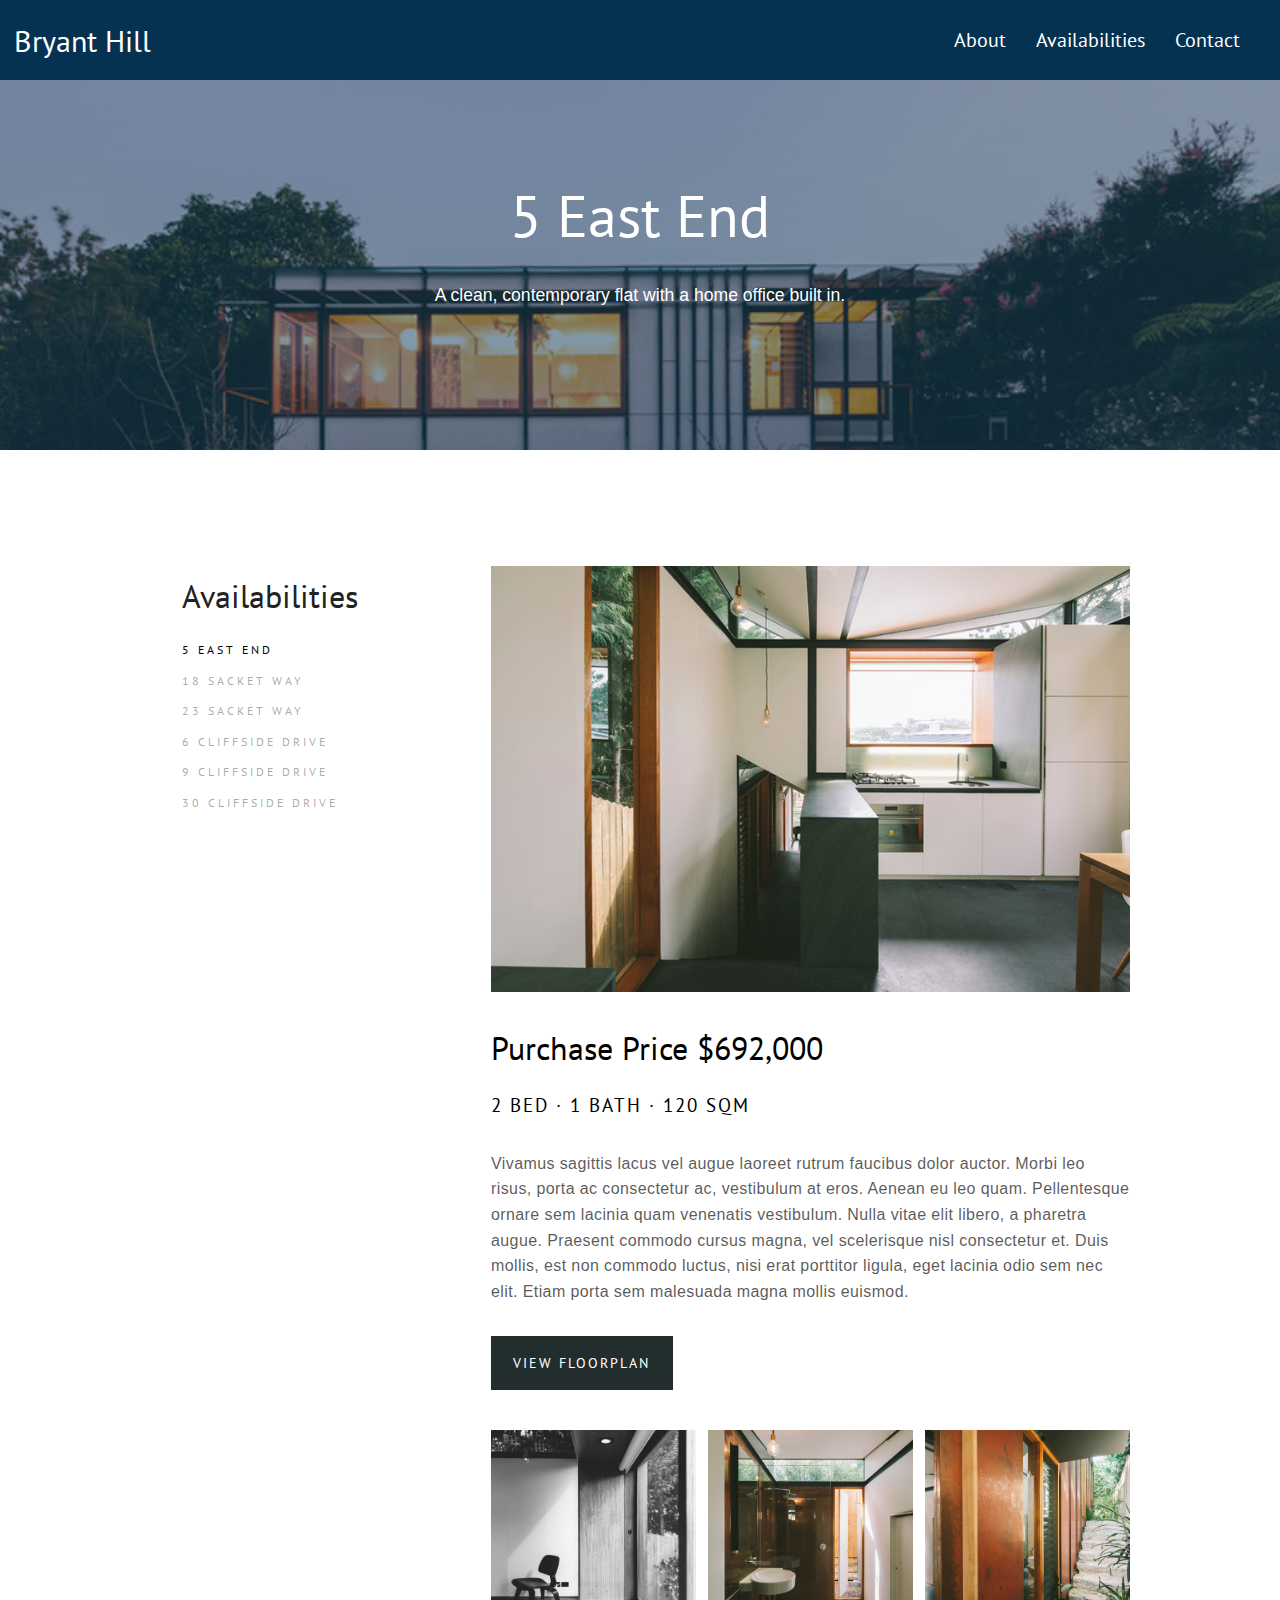
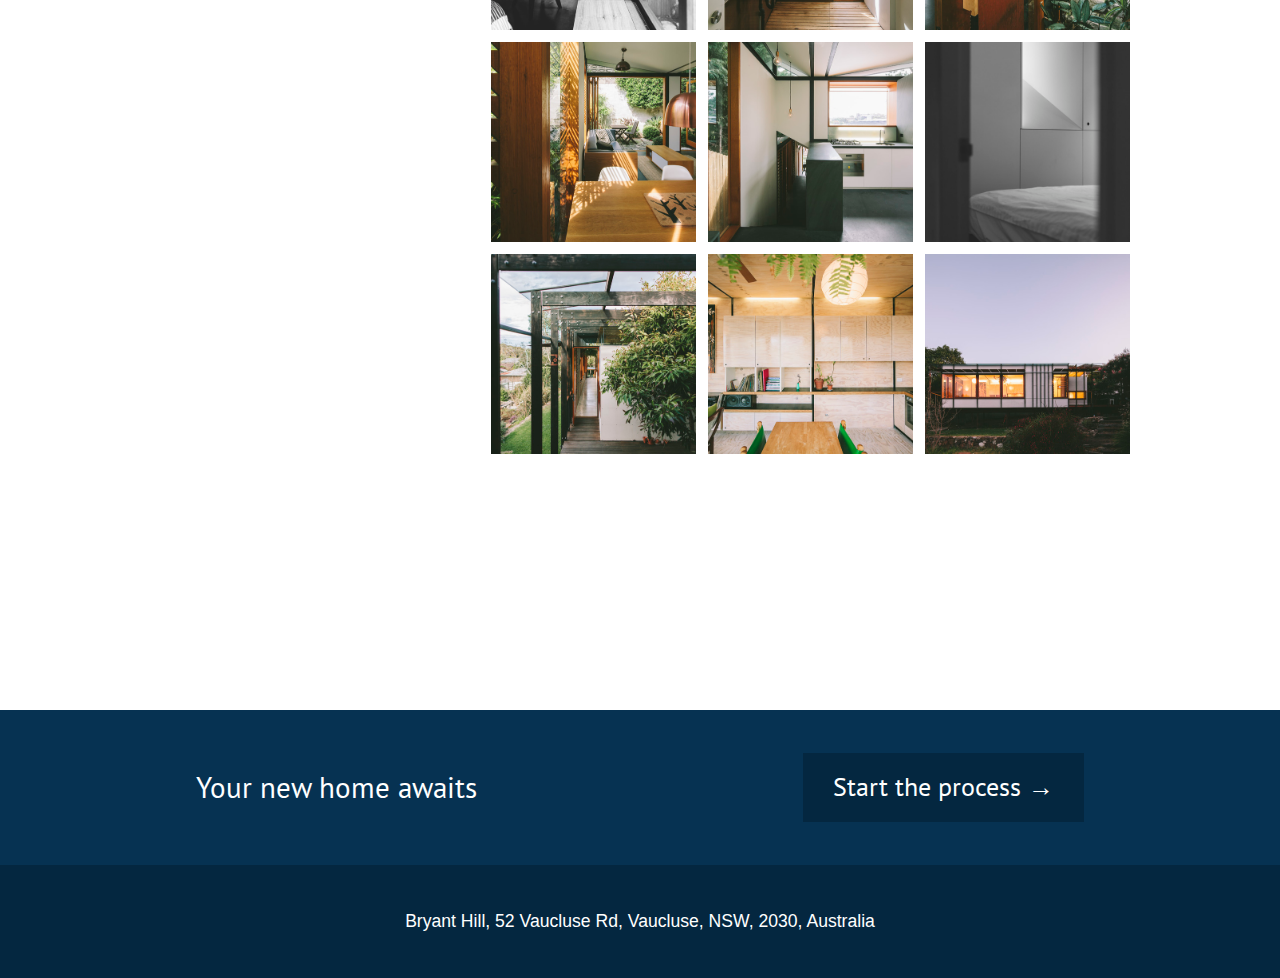
<file: 5eastend.html>
<!DOCTYPE html>
<html lang="en">

<head>
  <meta charset="UTF-8">
  <meta name="viewport" content="width=device-width, initial-scale=1.0">
  <meta http-equiv="X-UA-Compatible" content="ie=edge">
  <title>Bryant Hill</title>
	<script src="https://ajax.googleapis.com/ajax/libs/jquery/3.3.1/jquery.min.js"></script>
    <link href="https://fonts.googleapis.com/css?family=Open+Sans|PT+Sans:400,700" rel="stylesheet">
  <!-- main css -->
  <link rel="stylesheet" href="css/main.css">
  
</head>

<body >
 

<header class="header">

   
   <div id="navbar">
   	
      	<div id="logo">
      	<a href="index.html">
      		<h1 style="color:#fff;">Bryant Hill</h1>
      	</a>	
      	</div>
      <div id="links">
      		    <a href="index.html">About</a>
				<a href="5eastend.html" class="nav__link">Availabilities</a>  
     			<a href="contact.html">Contact</a>		
      	</div>
      	
      	
      	   <input type="checkbox" class="openSidebarMenu" id="openSidebarMenu">
  <label for="openSidebarMenu" class="sidebarIconToggle">
    <div class="spinner diagonal part-1"></div>
    <div class="spinner horizontal"></div>
    <div class="spinner diagonal part-2"></div>
  </label>
  <div id="sidebarMenu">
    <ul class="sidebarMenuInner">
        <li><a href="index.html">About</a></li>
        <li><a href="5eastend.html" class="nav__link">Availabilities </a></li>
        <li><a href="contact.html">Contact</a></li>		
    </ul>
 	
  </div>

   </div>

</header>
<main id="main">
 
    <section class="east-top avail-hero hero">
		<div class="hero__wrapper">
		  <h1 class="heading-primary">5 East End</h1>
		  <p class="heading-p">A clean, contemporary flat with a home office built in.</p>
		</div>
    </section>
  
  <section class="container section-house container-big">
    <nav class="section-nav">
      <p class="section-nav__heading">Availabilities</p>
      <a href="5eastend.html" class="section-nav__link active-prop">5 East end</a>
      <a href="18sackett.html" class="section-nav__link">18 Sacket way</a>
      <a href="23sackett.html" class="section-nav__link">23 Sacket way</a>
      <a href="6cliffside.html" class="section-nav__link">6 Cliffside drive</a>
      <a href="9cliffside.html" class="section-nav__link">9 Cliffside drive</a>
      <a href="30cliffside.html" class="section-nav__link">30 Cliffside drive</a>
    </nav>
    
    <div class="indiv-house">
    
    <div class="section-group">
      <img src="img/18sacket-main.jpeg" alt="Interior room view" class="section-group__img">
      <h2 class="heading-secondary">Purchase Price $692,000</h2>
      <h3 class="section-group__sub-heading">2 bed · 1 bath · 120 sqm</h3>
      <p class="section-group__text">Vivamus sagittis lacus vel augue laoreet rutrum faucibus dolor auctor. Morbi leo risus, porta ac consectetur ac, vestibulum at eros. Aenean eu leo quam. Pellentesque ornare sem lacinia quam venenatis vestibulum. Nulla vitae elit libero, a pharetra augue. Praesent commodo cursus magna, vel scelerisque nisl consectetur et. Duis mollis, est non commodo luctus, nisi erat porttitor ligula, eget lacinia odio sem nec elit. Etiam porta sem malesuada magna mollis euismod.</p>
      <a href="floorplan.pdf" target="_blank" class="cta cta--section">View floorplan</a>
    </div>
    <div class="section-gallery">
    
    
     <div class="sect-img">
   
      <img src="img/hg-1.jpg" alt="Interior view" class="section-gallery__img zoom">
      <img src="img/hg-2.jpg" alt="Interior view" class="section-gallery__img">
      <img src="img/hg-3.jpg" alt="Interior view" class="section-gallery__img">
      <img src="img/hg-4.jpg" alt="Interior view" class="section-gallery__img">
      <img src="img/hg-5.jpg" alt="Interior view" class="section-gallery__img">
      <img src="img/hg-6.jpg" alt="Interior view" class="section-gallery__img">
      <img src="img/hg-7.jpg" alt="Interior view" class="section-gallery__img">
      <img src="img/hg-8.jpg" alt="Interior view" class="section-gallery__img">
      <img src="img/hg-9.jpg" alt="Interior view" class="section-gallery__img">
     </div>
		</div>
    
    </div>
  </section>
  
  
 	</main>
<footer class="footer">
  <div class="footer__upper">
    <h2 class=" heading-secondary--footer">Your new home awaits</h2>
    <div class="cta--footer">
    <a href="contact.html" class=" act-start">Start the process →</a>
    </div>
  </div>
  <div class="footer__lower">
    <div class="footer__adress">Bryant Hill, 52 Vaucluse Rd, Vaucluse, NSW, 2030, Australia</div>
  </div>
</footer>


<script>
var prevScrollpos = window.pageYOffset;
window.onscroll = function() {
var currentScrollPos = window.pageYOffset;
  if (prevScrollpos > currentScrollPos) {
    document.getElementById("navbar").style.top = "0";
  } else {
    document.getElementById("navbar").style.top = "-80px";
  }
  prevScrollpos = currentScrollPos;
}
</script>
</body>

</html>
</file>
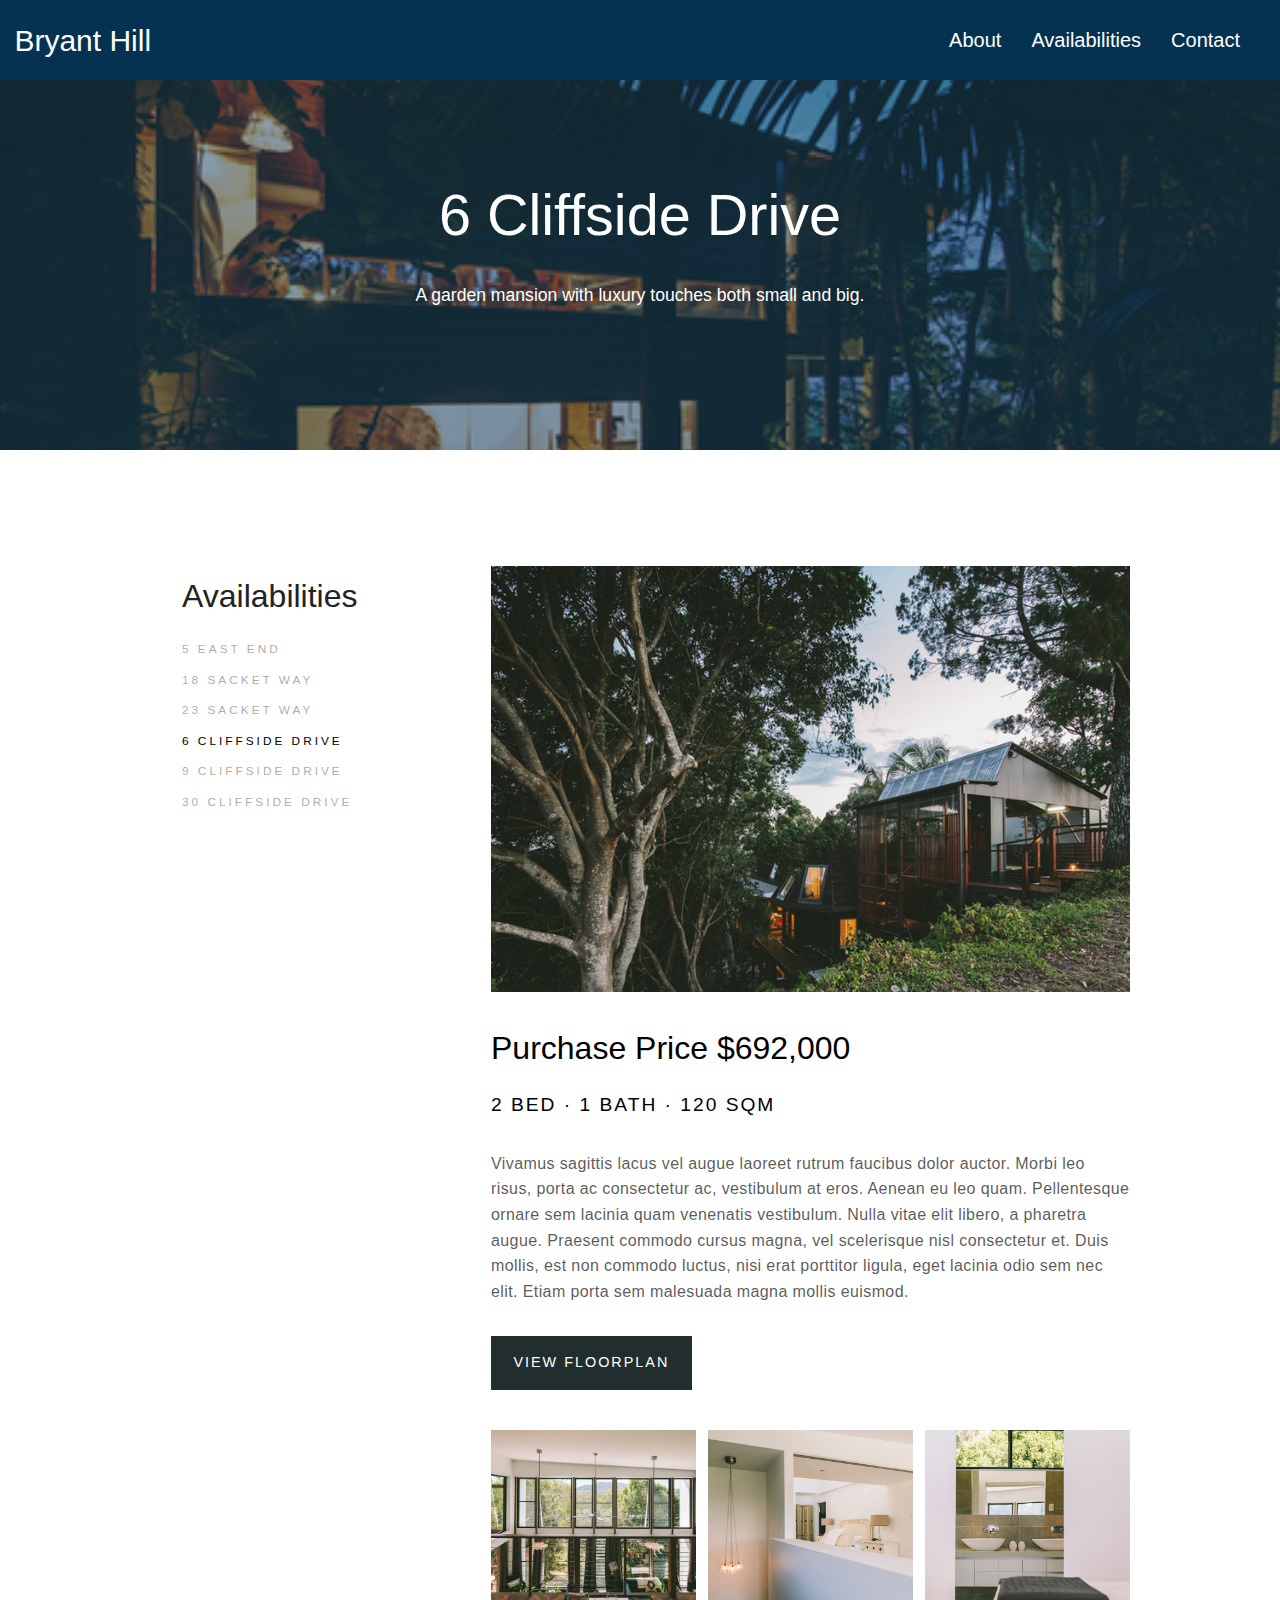
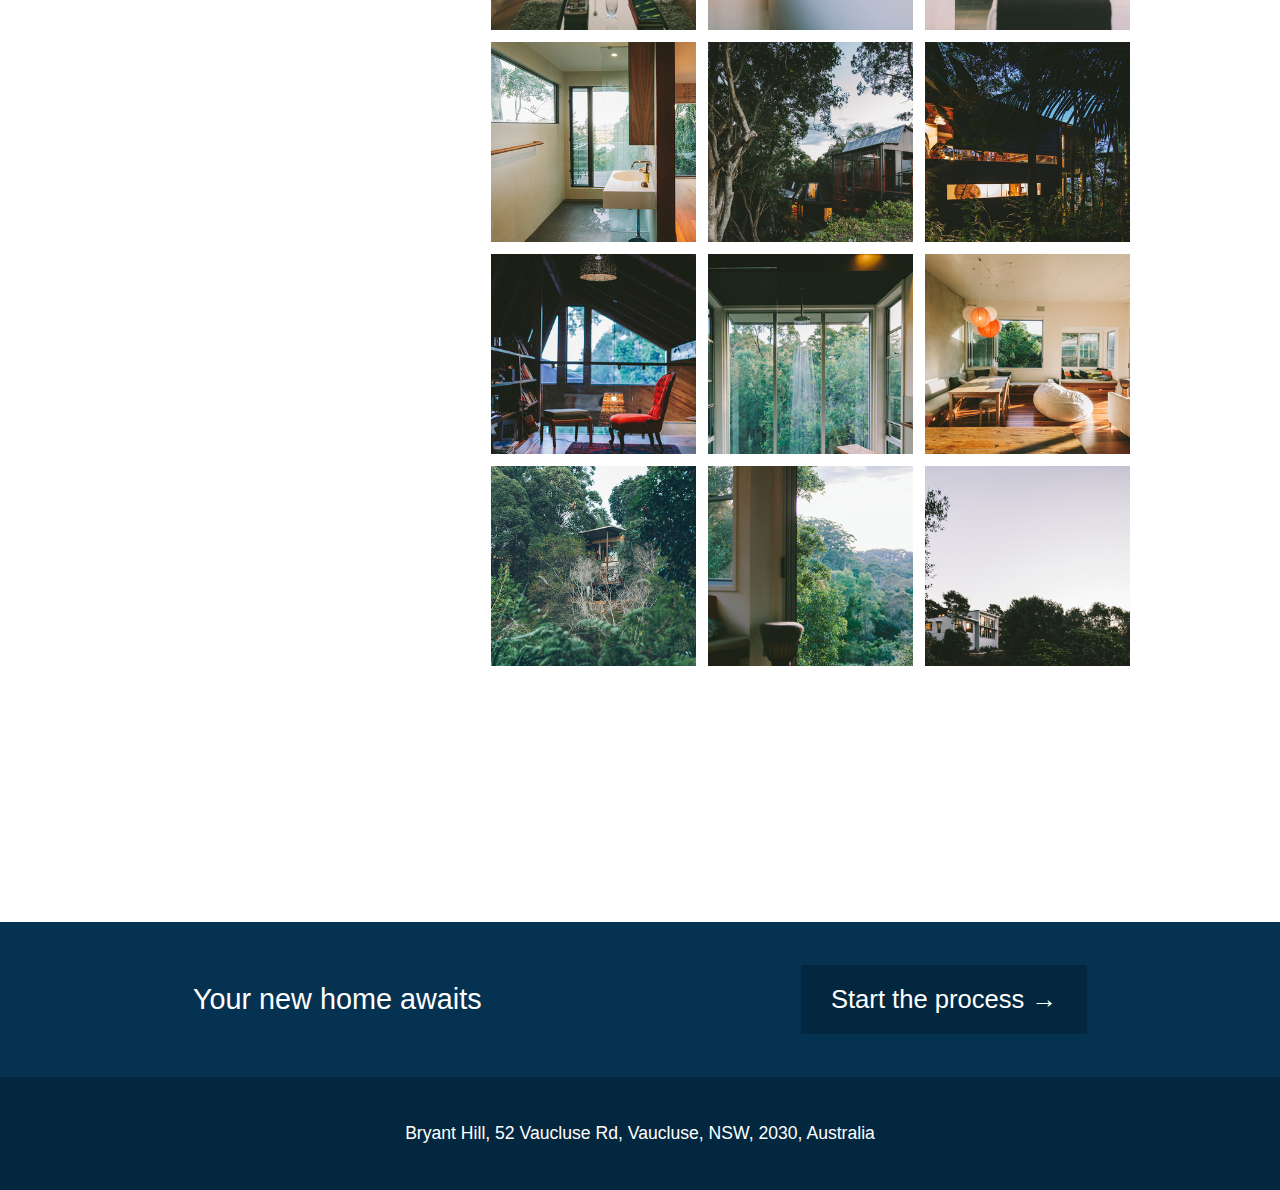
<file: 6cliffside.html>
<!DOCTYPE html>
<html lang="en">

<head>
  <meta charset="UTF-8">
  <meta name="viewport" content="width=device-width, initial-scale=1.0">
  <meta http-equiv="X-UA-Compatible" content="ie=edge">
  <title>Bryant Hill</title>
  <script src="https://ajax.googleapis.com/ajax/libs/jquery/3.3.1/jquery.min.js"></script>
  <!-- main css -->
  <link rel="stylesheet" href="css/main.css">
  
</head>

<body >
 
<header class="header">

   
   <div id="navbar">
   	
      	<div id="logo">
      	<a href="index.html">
      		<h1 style="color:#fff;">Bryant Hill</h1>
      	</a>	
      	</div>
      <div id="links">
      		    <a href="index.html">About</a>
				<a href="5eastend.html" class="nav__link">Availabilities</a>  
     			<a href="contact.html">Contact</a>		
      	</div>
   <input type="checkbox" class="openSidebarMenu" id="openSidebarMenu">
  <label for="openSidebarMenu" class="sidebarIconToggle">
    <div class="spinner diagonal part-1"></div>
    <div class="spinner horizontal"></div>
    <div class="spinner diagonal part-2"></div>
  </label>
  <div id="sidebarMenu">
    <ul class="sidebarMenuInner">
        <li><a href="index.html">About</a></li>
        <li><a href="5eastend.html" class="nav__link">Availabilities </a></li>
        <li><a href="contact.html">Contact</a></li>		
    </ul>
 	
  </div>
   </div>
   
</header>
<main id="main">
 
    <section class="cliff-top avail-hero hero">
		<div class="hero__wrapper">
		  <h1 class="heading-primary">6 Cliffside Drive</h1>
		  <p class="heading-p">A garden mansion with luxury touches both small and big.</p>
		</div>
    </section>
  
  <section class="container section-house container-big">
    <nav class="section-nav">
      <p class="section-nav__heading">Availabilities</p>
            <a href="5eastend.html" class="section-nav__link">5 East end</a>
      <a href="18sackett.html" class="section-nav__link">18 Sacket way</a>
      <a href="23sackett.html" class="section-nav__link">23 Sacket way</a>
      <a href="6cliffside.html" class="section-nav__link active-prop">6 Cliffside drive</a>
      <a href="9cliffside.html" class="section-nav__link">9 Cliffside drive</a>
      <a href="30cliffside.html" class="section-nav__link">30 Cliffside drive</a>
    </nav>
    
    <div class="indiv-house">
    
    <div class="section-group">
     <img src="img/6cliffside-main.jpeg" alt="Interior room view" class="section-group__img">
      <h2 class="heading-secondary">Purchase Price $692,000</h2>
      <h3 class="section-group__sub-heading">2 bed · 1 bath · 120 sqm</h3>
      <p class="section-group__text">Vivamus sagittis lacus vel augue laoreet rutrum faucibus dolor auctor. Morbi leo risus, porta ac consectetur ac, vestibulum at eros. Aenean eu leo quam. Pellentesque ornare sem lacinia quam venenatis vestibulum. Nulla vitae elit libero, a pharetra augue. Praesent commodo cursus magna, vel scelerisque nisl consectetur et. Duis mollis, est non commodo luctus, nisi erat porttitor ligula, eget lacinia odio sem nec elit. Etiam porta sem malesuada magna mollis euismod.</p>
      <a href="floorplan.pdf" target="_blank" class="cta cta--section">View floorplan</a>
    </div>
    <div class="section-gallery">
     <div class="sect-img">
      <img src="img/6cliffside-hero.jpg" alt="Interior view" class="section-gallery__img">
      <img src="img/6cliffside-2.jpg" alt="Interior view" class="section-gallery__img">
      <img src="img/6cliffside-3.jpg" alt="Interior view" class="section-gallery__img">
      <img src="img/6cliffside-4.jpg" alt="Interior view" class="section-gallery__img">
      <img src="img/6cliffside-5.jpg" alt="Interior view" class="section-gallery__img">
      <img src="img/6cliffside-6.jpg" alt="Interior view" class="section-gallery__img">
      <img src="img/6cliffside-7.jpg" alt="Interior view" class="section-gallery__img">
      <img src="img/6cliffside-8.jpg" alt="Interior view" class="section-gallery__img">
      <img src="img/6cliffside-9.jpg" alt="Interior view" class="section-gallery__img">
      <img src="img/6cliffside-10.jpg" alt="Interior view" class="section-gallery__img">
      <img src="img/6cliffside-11.jpg" alt="Interior view" class="section-gallery__img">
      <img src="img/6cliffside-12.jpg" alt="Interior view" class="section-gallery__img">
     </div>
    </div>
    
    </div>
  </section>
  
  
 	</main>
<footer class="footer">
  <div class="footer__upper">
    <h2 class=" heading-secondary--footer">Your new home awaits</h2>
    <div class="cta--footer">
    <a href="contact.html" class=" act-start">Start the process →</a>
    </div>
  </div>
  <div class="footer__lower">
    <div class="footer__adress">Bryant Hill, 52 Vaucluse Rd, Vaucluse, NSW, 2030, Australia</div>
  </div>
</footer>

<script>
var prevScrollpos = window.pageYOffset;
window.onscroll = function() {
var currentScrollPos = window.pageYOffset;
  if (prevScrollpos > currentScrollPos) {
    document.getElementById("navbar").style.top = "0";
  } else {
    document.getElementById("navbar").style.top = "-80px";
  }
  prevScrollpos = currentScrollPos;
}
</script>
</body>

</html>
</file>
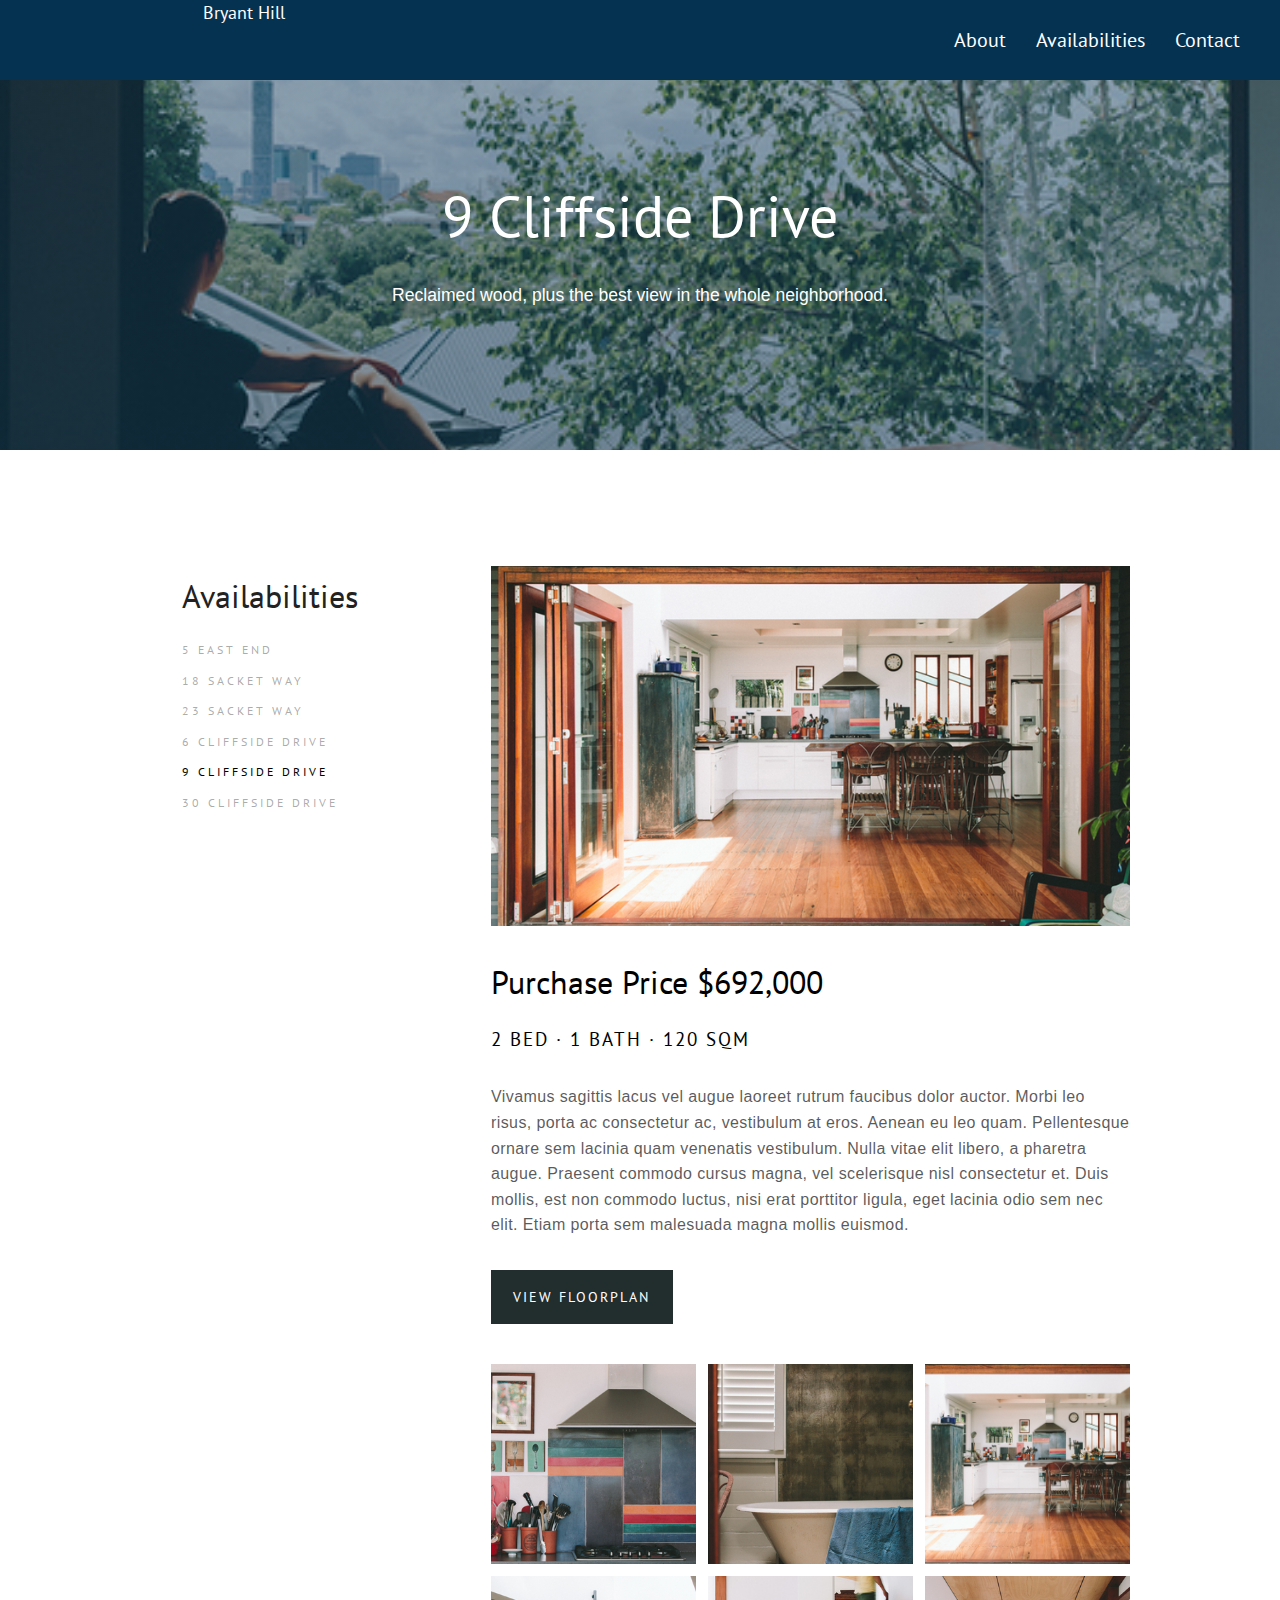
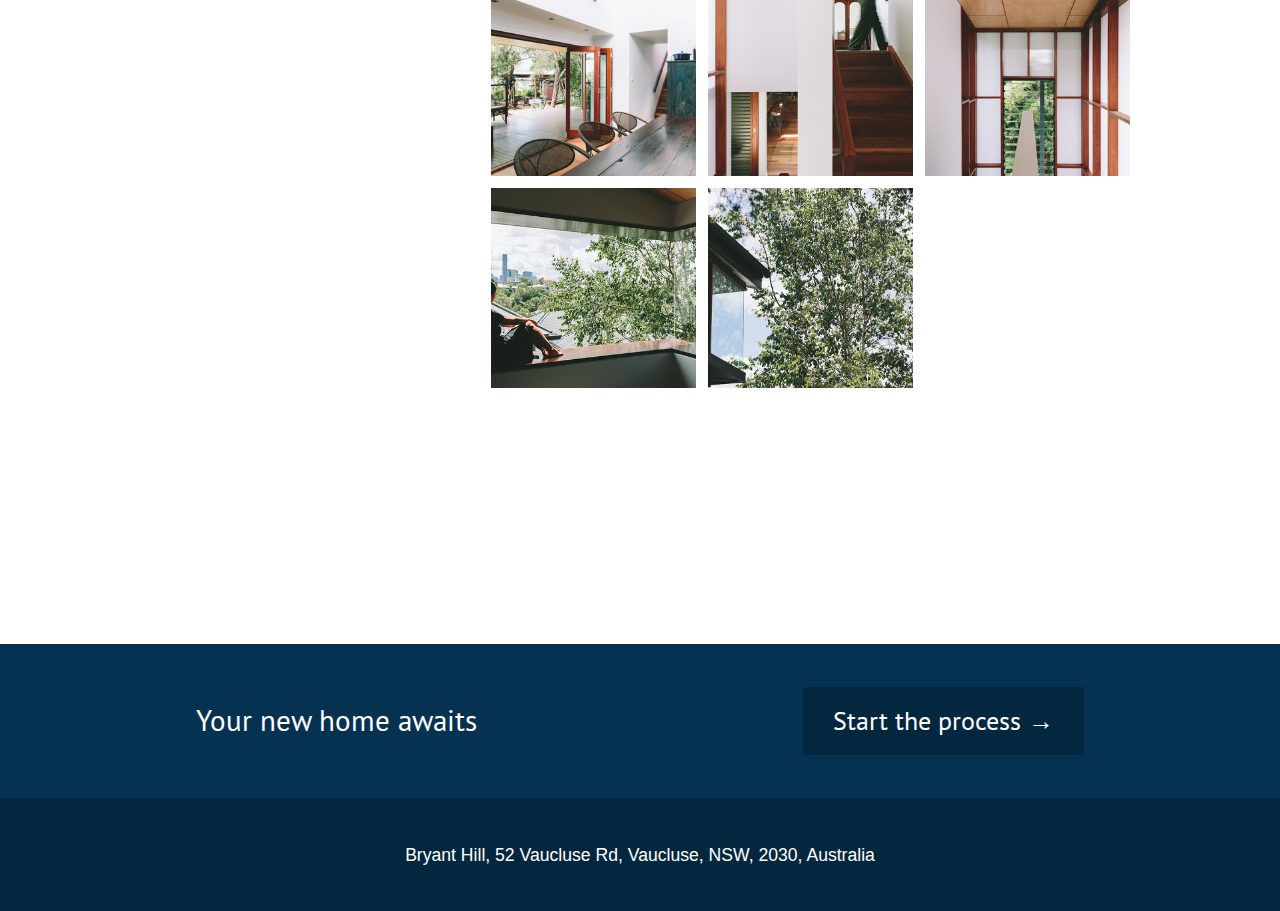
<file: 9cliffside.html>
<!DOCTYPE html>
<html lang="en">

<head>
  <meta charset="UTF-8">
  <meta name="viewport" content="width=device-width, initial-scale=1.0">
  <meta http-equiv="X-UA-Compatible" content="ie=edge">
  <title>Bryant Hill</title>
  <script src="https://ajax.googleapis.com/ajax/libs/jquery/3.3.1/jquery.min.js"></script>
    <link href="https://fonts.googleapis.com/css?family=Open+Sans|PT+Sans:400,700" rel="stylesheet">
  <!-- main css -->
  <link rel="stylesheet" href="css/main.css">
  
</head>

<body >
 
<header class="header">

   
   <div id="navbar">
   	
      	<div id="logo logo-next">
      	<a href="index.html">
      		<h1 style="color:#fff;">Bryant Hill</h1>
      	</a>	
      	</div>
      	<div id="links">
      		    <a href="index.html">About</a>
				<a href="5eastend.html" class="nav__link">Availabilities</a>  
     			<a href="contact.html">Contact</a>		
      	</div>
   <input type="checkbox" class="openSidebarMenu" id="openSidebarMenu">
  <label for="openSidebarMenu" class="sidebarIconToggle">
    <div class="spinner diagonal part-1 "></div>
    <div class="spinner horizontal"></div>
    <div class="spinner diagonal part-2"></div>
  </label>
  <div id="sidebarMenu">
    <ul class="sidebarMenuInner">
        <li><a href="index.html">About</a></li>
        <li><a href="5eastend.html" class="nav__link">Availabilities </a></li>
        <li><a href="contact.html">Contact</a></li>		
    </ul>
 	
  </div>
   </div>

</header>
<main id="main">
 
    <section class=" cliff2-top avail-hero hero">
		<div class="hero__wrapper">
		  <h1 class="heading-primary">9 Cliffside Drive</h1>
		  <p class="heading-p">Reclaimed wood, plus the best view in the whole neighborhood.</p>
		</div>
    </section>
  
  <section class="container section-house container-big">
    <nav class="section-nav">
      <p class="section-nav__heading">Availabilities</p>
            <a href="5eastend.html" class="section-nav__link">5 East end</a>
      <a href="18sackett.html" class="section-nav__link">18 Sacket way</a>
      <a href="23sackett.html" class="section-nav__link">23 Sacket way</a>
      <a href="6cliffside.html" class="section-nav__link">6 Cliffside drive</a>
      <a href="9cliffside.html" class="section-nav__link active-prop">9 Cliffside drive</a>
      <a href="30cliffside.html" class="section-nav__link">30 Cliffside drive</a>
    </nav>
    
    <div class="indiv-house">
    
    <div class="section-group">
      <img src="img/2cliffside-main.jpeg" alt="Interior room view" class="section-group__img">
      <h2 class="heading-secondary">Purchase Price $692,000</h2>
      <h3 class="section-group__sub-heading">2 bed · 1 bath · 120 sqm</h3>
      <p class="section-group__text">Vivamus sagittis lacus vel augue laoreet rutrum faucibus dolor auctor. Morbi leo risus, porta ac consectetur ac, vestibulum at eros. Aenean eu leo quam. Pellentesque ornare sem lacinia quam venenatis vestibulum. Nulla vitae elit libero, a pharetra augue. Praesent commodo cursus magna, vel scelerisque nisl consectetur et. Duis mollis, est non commodo luctus, nisi erat porttitor ligula, eget lacinia odio sem nec elit. Etiam porta sem malesuada magna mollis euismod.</p>
      <a href="floorplan.pdf" target="_blank" class="cta cta--section">View floorplan</a>
    </div>
    <div class="section-gallery">
     <div class="sect-img">
      <img src="img/2cliffside-1.jpeg" alt="Interior view" class="section-gallery__img">
      <img src="img/2cliffside-2.jpeg" alt="Interior view" class="section-gallery__img">
      <img src="img/2cliffside-main.jpeg" alt="Interior view" class="section-gallery__img">
      <img src="img/2cliffside-4.jpeg" alt="Interior view" class="section-gallery__img">
      <img src="img/2cliffside-5.jpeg" alt="Interior view" class="section-gallery__img">
      <img src="img/2cliffside-6.jpeg" alt="Interior view" class="section-gallery__img">
      <img src="img/2cliffside-7.jpeg" alt="Interior view" class="section-gallery__img">
      <img src="img/2cliffside-hero.jpeg" alt="Interior view" class="section-gallery__img">

     </div>
    </div>
    
    </div>
  </section>
  
  
 	</main>
<footer class="footer">
  <div class="footer__upper">
    <h2 class=" heading-secondary--footer">Your new home awaits</h2>
    <div class="cta--footer">
    <a href="contact.html" class=" act-start">Start the process →</a>
    </div>
  </div>
  <div class="footer__lower">
    <div class="footer__adress">Bryant Hill, 52 Vaucluse Rd, Vaucluse, NSW, 2030, Australia</div>
  </div>
</footer>

<script>
var prevScrollpos = window.pageYOffset;
window.onscroll = function() {
var currentScrollPos = window.pageYOffset;
  if (prevScrollpos > currentScrollPos) {
    document.getElementById("navbar").style.top = "0";
  } else {
    document.getElementById("navbar").style.top = "-80px";
  }
  prevScrollpos = currentScrollPos;
}
</script>
</body>

</html>
</file>
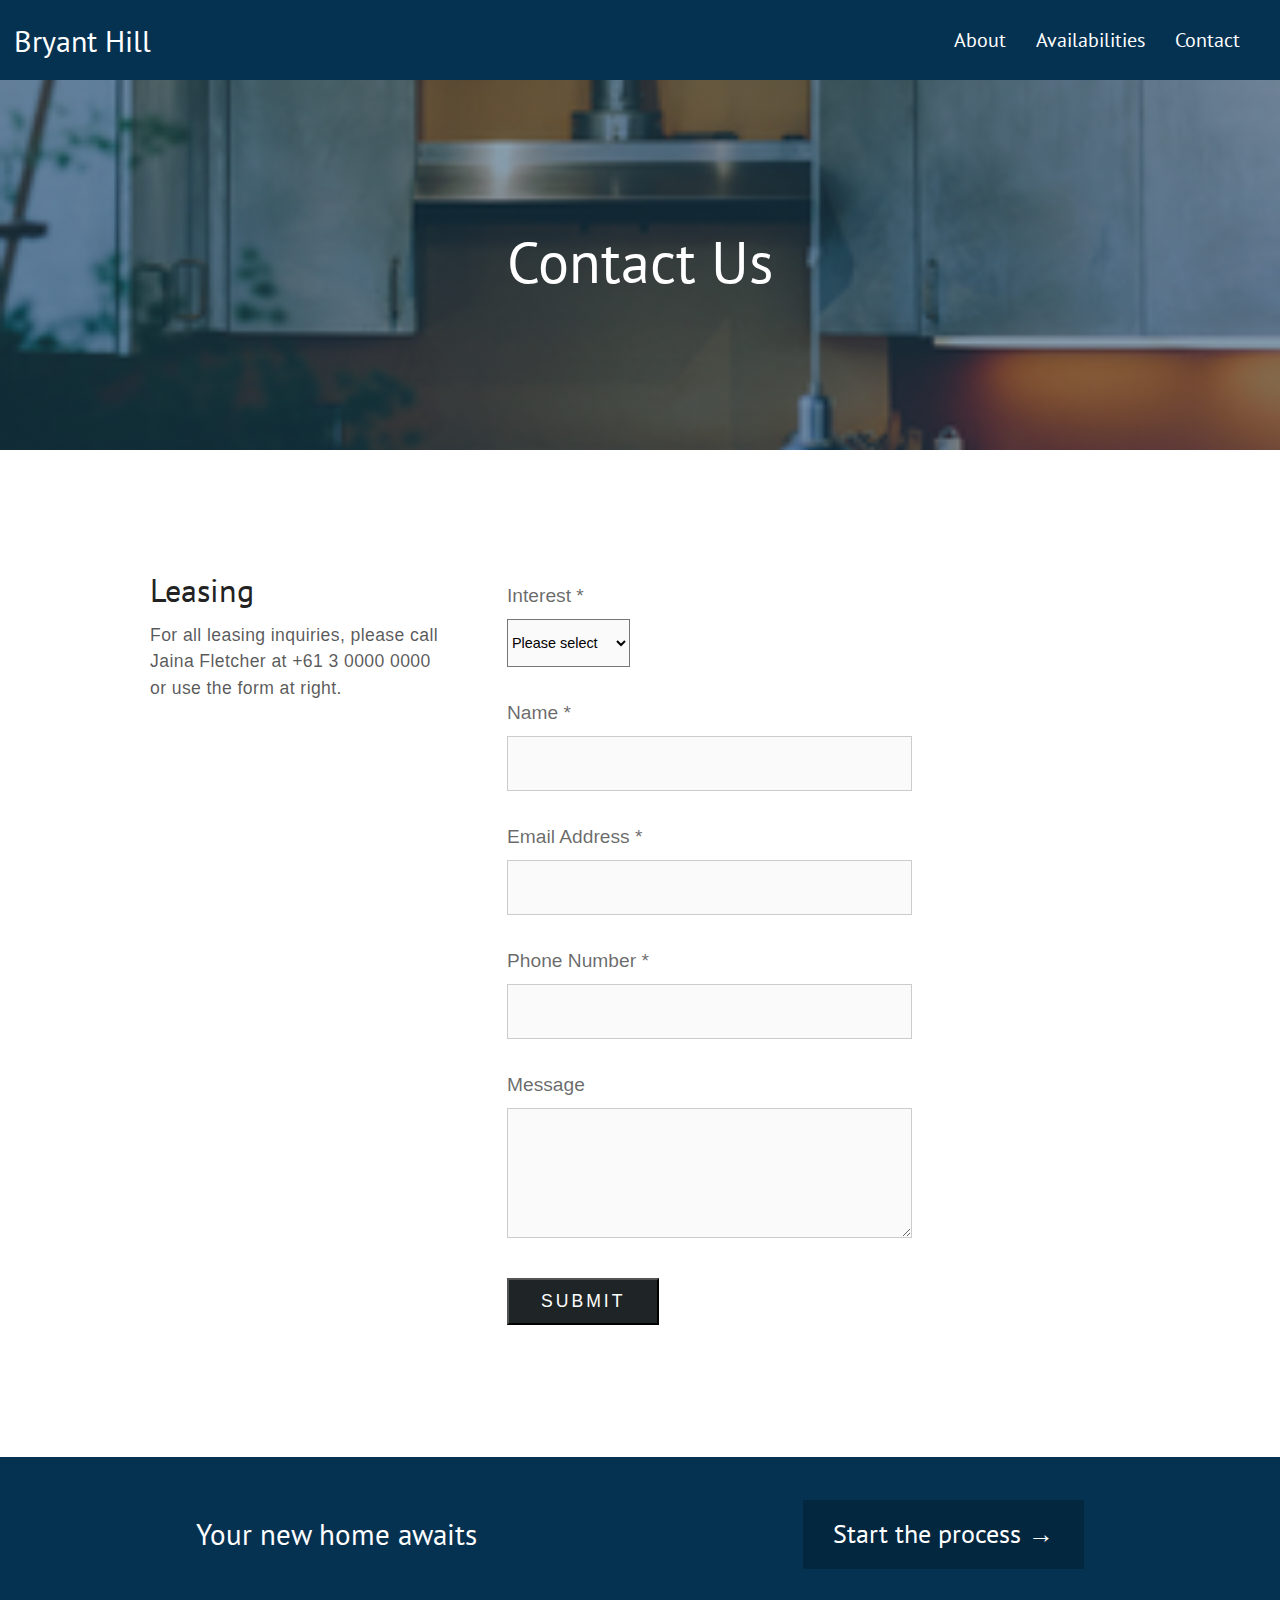
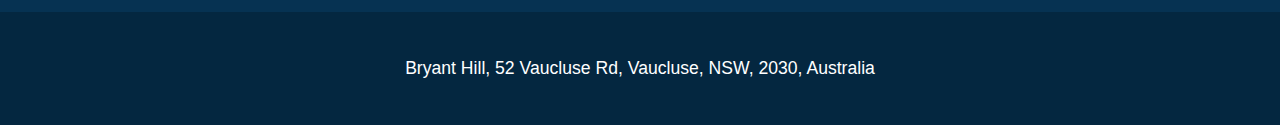
<file: contact.html>
<!DOCTYPE html>
<html lang="en">

<head>
  <meta charset="UTF-8">
  <meta name="viewport" content="width=device-width, initial-scale=1.0">
  <meta http-equiv="X-UA-Compatible" content="ie=edge">
  <title>Bryant Hill</title>
  <script src="https://ajax.googleapis.com/ajax/libs/jquery/3.3.1/jquery.min.js"></script>
    <link href="https://fonts.googleapis.com/css?family=Open+Sans|PT+Sans:400,700" rel="stylesheet">
  <!-- main css -->
  <link rel="stylesheet" href="css/main.css">
  
</head>

<body >


<header class="header">

   
   <div id="navbar">
   	
      	<div id="logo">
      	<a href="index.html">
      		<h1 style="color:#fff;">Bryant Hill</h1>
      	</a>	
      	</div>
     <div id="links">
      		    <a href="index.html">About</a>
				<a href="5eastend.html" class="nav__link">Availabilities</a>  
     			<a href="contact.html">Contact</a>		
      	</div>

     <input type="checkbox" class="openSidebarMenu" id="openSidebarMenu">
  <label for="openSidebarMenu" class="sidebarIconToggle">
    <div class="spinner diagonal part-1"></div>
    <div class="spinner horizontal"></div>
    <div class="spinner diagonal part-2"></div>
  </label>
  <div id="sidebarMenu">
    <ul class="sidebarMenuInner">
        <li><a href="index.html">About</a></li>
        <li><a href="5eastend.html" class="nav__link">Availabilities </a></li>
        <li><a href="contact.html">Contact</a></li>		
    </ul>
 	
  </div>
  
   </div>

</header>
<main id="main" class="oth-page">

  <section class="cliff3-top avail-hero hero">
		<div class="hero__wrapper" style="margin-top: 106px;">
		  <h1 class="heading-primary">Contact Us</h1>
		</div>
    </section>
  
  <section class="container section-house container-big">
      <div class=" section-nav--contact">
      <h3 class="form-nav__heading">Leasing</h3>
      <p class="section-nav__text">For all leasing inquiries, please call Jaina Fletcher at +61 3 0000 0000 or use the form at right.</p>
     <div class="social-links">
					  <i class="fab fa-facebook-f"></i>
					  <i class="fab fa-twitter"></i>
					  <i class="fab fa-instagram"></i>
					  <i class="fab fa-youtube"></i>
			     </div> 
    </div>
    
    <div class="contact-sect">
    
    <div class="section-group">
      <div class="form">
       <form method="post" action="#">
         <div class="form__group">
           <label for="select-dropdown" class="form__heading">Interest *</label>
           <select name="houses" id="select-dropdown" class="form__select" required="">
             <option value="">Please select</option>
             <option value="5 East End">5 East End</option>
             <option value="18 Sackett Way">18 Sackett Way</option>
             <option value="23 Sackett Way">23 Sackett Way</option>
             <option value="6 Cliffside Drive">6 Cliffside Drive</option>
             <option value="2 Cliffside Drive">2 Cliffside Drive</option>
             <option value="7 Cliffside Drive">7 Cliffside Drive</option>
             <option value="Other">Other</option>
           </select>
         </div>
         <div class="form__group">
           <label for="name" class="form__heading">Name *</label>
           <div class="form__flex">
             <div class="form__flex--names">
               <input id="name" type="text" class="form__input" required="">
             </div>
           </div>
         </div>
         <div class="form__group">
           <label for="email" class="form__heading">Email Address *</label>
           <input id="email" type="email" class="form__input" required="">
         </div>
         <div class="form__group">
           <label for="phone" class="form__heading">Phone Number *</label>
           <input id="phone" type="text" class="form__input" required="">
         </div>
         <div class="form__group">
           <label for="message" class="form__heading">Message</label>
           <textarea id="message" class="form__input" rows="6"></textarea>
         </div>
         <div class="form__group">
           <button type="submit" class="btn-submit">Submit</button>
         </div>
       </form>
     </div>
    </div>
    
    </div>
  </section>
  
  
 	</main>
<footer class="footer">
  <div class="footer__upper">
    <h2 class=" heading-secondary--footer">Your new home awaits</h2>
    <div class="cta--footer">
    <a href="contact.html" class=" act-start">Start the process →</a>
    </div>
  </div>
  <div class="footer__lower">
    <div class="footer__adress">Bryant Hill, 52 Vaucluse Rd, Vaucluse, NSW, 2030, Australia</div>
  </div>
</footer>

<script>
var prevScrollpos = window.pageYOffset;
window.onscroll = function() {
var currentScrollPos = window.pageYOffset;
  if (prevScrollpos > currentScrollPos) {
    document.getElementById("navbar").style.top = "0";
  } else {
    document.getElementById("navbar").style.top = "-80px";
  }
  prevScrollpos = currentScrollPos;
}
</script>
</body>

</html>
</file>
<file: css/main.css>
/* http://meyerweb.com/eric/tools/css/reset/ 
   v2.0 | 20110126
   License: none (public domain)
*/

html, body, div, span, applet, object, iframe,
h1, h2, h3, h4, h5, h6, p, blockquote, pre,
a, abbr, acronym, address, big, cite, code,
del, dfn, em, img, ins, kbd, q, s, samp,
small, strike, strong, sub, sup, tt, var,
b, u, i, center,
dl, dt, dd, ol, ul, li,
fieldset, form, label, legend,
table, caption, tbody, tfoot, thead, tr, th, td,
article, aside, canvas, details, embed, 
figure, figcaption, footer, header, hgroup, 
menu, nav, output, ruby, section, summary,
time, mark, audio, video {
	margin: 0;
	padding: 0;
	border: 0;
	font-size: 100%;
	font: inherit;
	vertical-align: baseline;
}
/* HTML5 display-role reset for older browsers */
article, aside, details, figcaption, figure, 
footer, header, hgroup, menu, nav, section {
	display: block;
}
body {
	line-height: 1;
}
ol, ul {
	list-style: none;
}
blockquote, q {
	quotes: none;
}
blockquote:before, blockquote:after,
q:before, q:after {
	content: '';
	content: none;
}
table {
	border-collapse: collapse;
	border-spacing: 0;
}

.container{ height: 100%;}


/* Core Styles */

body {
  margin: 0;
  font-family: Arial, Helvetica, sans-serif;
  background: #fff;
  color: #fff;
  font-size: 1.1em;
  line-height: 1.5;
  text-align: center;
}


h1,h2,h3,h4,h5, .section-nav__heading{
	font-family: 'PT Sans', sans-serif;
	
}

.heading-primary {
    font-size: 2.6rem;
    margin: 0 auto;
    font-weight: 300;
    line-height: 1.2;
    margin-bottom: 2rem;
	font-family: 'PT Sans', sans-serif;

}

.head-oth{
	font-size: 2.3rem;
	color: #000;
}

.heading-secondary {
    font-size: 1.6rem;
    font-weight: 300;
    color: #000;
    margin-bottom: 20px;
	font-family: 'PT Sans', sans-serif;
}

.paragraph {
    font-size: 1.1rem;
    color: rgba(31,37,38,0.75);
	font-family: 'Open Sans', sans-serif;
}



img {
  display: block;
  width: 100%;
  height: auto;
}


a{
	font-family: 'PT Sans', sans-serif;
	text-decoration: none;
}


#links a{
	
	color: #fff;
	
}


	.content-wrapper {
				padding: 20px;

			}



.footer__upper{
	
	    display: grid;
    grid-auto-flow: row;
    background-color: #063252;
    grid-gap: 20px;
    padding-left: 30px;
    padding-right: 30px;
    padding: 2.7rem;
	
}

.footer__lower{
	
	 padding-left: 30px;
    padding-right: 30px;
    padding: 2.7rem;
	background-color: #042740;
}

.heading-secondary--footer {
    display: grid;
    justify-content: center;
    align-content: center;
    font-size: 1.4rem;
    color: #fff;
}

.cta--footer{
	
	display: grid;
	justify-content:center;
	align-content: center;
	grid-auto-flow: column;
	grid-gap: 20px;
	font-size: 20px;
	
}


.cta--footer a {
    text-decoration: none;
    background: #042740;
    color: white;
    padding: 15px 30px;
    font-size: 1.2rem;
}

#navbar{
	position: relative;
	display: grid;
	height: 80px;
	grid-auto-flow: column;
	background-color: #063252;
	grid-gap: 20px;
/*
	padding-left: 30px;
	padding-right: 30px;
*/
}


#logo {
    display: grid;
    justify-content: start;
    align-content: center;
    font-size: 22px;
    padding: 1rem .9rem;
}

#links{
	
	display: grid;
    justify-content: flex-end;
    align-content: center;
    grid-auto-flow: column;
    grid-gap: 30px;
    font-size: 20px;
	padding: 1rem 2.5rem;
}

#links{
	
	display: none;
}


.container {
    padding: 2rem 0;
}

/* Mobile Nav */
#sidebarMenu {
    height: 100%;
    position: fixed;
    right: 0;
    width: 250px;
    margin-top: 80px;
    transform: translateX(250px);
    transition: transform 250ms ease-in-out;
    background: #063252;
}
.sidebarMenuInner{
    margin:0;
    padding:0;
    border-top: 1px solid rgba(255, 255, 255, 0.10);
}
.sidebarMenuInner li{
    list-style: none;
    color: #fff;
    padding: 20px;
    cursor: pointer;
    border-bottom: 1px solid rgba(255, 255, 255, 0.10);
}
.sidebarMenuInner li span{
    display: block;
    font-size: 14px;
    color: rgba(255, 255, 255, 0.50);
}
.sidebarMenuInner li a{
    color: #fff;
    cursor: pointer;
    text-decoration: none;
}
input[type="checkbox"]:checked ~ #sidebarMenu {
    transform: translateX(0px);
}


input[type=checkbox] {
    transition: all 0.3s;
    box-sizing: border-box;
    display: none;
}
.sidebarIconToggle {
    transition: all 0.3s;
    box-sizing: border-box;
    cursor: pointer;
    position: absolute;
    z-index: 99;
    height: 100%;
    width: 100%;
    top: 34px;
    right: 15px;
    height: 22px;
    width: 22px;
}

.spinner {
    transition: all 0.3s;
    box-sizing: border-box;
    position: absolute;
    height: 3px;
    width: 100%;
    background-color: #fff;
}
.horizontal {
    transition: all 0.3s;
    box-sizing: border-box;
    position: relative;
    float: left;
    margin-top: 3px;
}
.diagonal.part-1 {
    position: relative;
    transition: all 0.3s;
    box-sizing: border-box;
    float: left;
}
.diagonal.part-2 {
    transition: all 0.3s;
    box-sizing: border-box;
    position: relative;
    float: left;
    margin-top: 3px;
}
input[type=checkbox]:checked ~ .sidebarIconToggle > .horizontal {
    transition: all 0.3s;
    box-sizing: border-box;
    opacity: 0;
}
input[type=checkbox]:checked ~ .sidebarIconToggle > .diagonal.part-1 {
    transition: all 0.3s;
    box-sizing: border-box;
    transform: rotate(135deg);
    margin-top: 8px;
}
input[type=checkbox]:checked ~ .sidebarIconToggle > .diagonal.part-2 {
    transition: all 0.3s;
    box-sizing: border-box;
    transform: rotate(-135deg);
    margin-top: -9px;
}

	.content-wrapper {
    text-align: center;
    margin: 0 auto;
    color: #222;
}
	
/* ################## */

/* hero */


.hero {
    height: 100vh;
    background-image: linear-gradient(to bottom, rgba(6, 50, 82, 0.44), rgba(6, 50, 82, 0.51)),url(../img/exterior-1597098_1920.jpg);
    background-size: cover;
    background-position: top;
    color: #fff;
    display: flex;
    justify-content: center;
    align-items: center;
}

.hero__wrapper{
	margin-top:40px;
	padding: 20px;
}

.avail-hero{
	
	height: 50vh;
	background-position: center;
}

.east-top{
	background-image: linear-gradient(to bottom, rgba(6, 50, 82, 0.44), rgba(6, 50, 82, 0.51)),url(../img/hg-9.jpg);
	
}

.sack-top{
	
	background-image: linear-gradient(to bottom, rgba(6, 50, 82, 0.44), rgba(6, 50, 82, 0.51)),url(../img/5east-6.jpg);
}

.sack2-top{
	background-image: linear-gradient(to bottom, rgba(6, 50, 82, 0.44), rgba(6, 50, 82, 0.51)),url(../img/23sacket-4.jpg);
	
	
}

.cliff-top{
	
	background-image: linear-gradient(to bottom, rgba(6, 50, 82, 0.44), rgba(6, 50, 82, 0.51)),url(../img/6cliffside-6.jpg);
}

.cliff2-top{
	
	background-image: linear-gradient(to bottom, rgba(6, 50, 82, 0.44), rgba(6, 50, 82, 0.51)),url(../img/2cliffside-7.jpeg);
}

.cliff3-top{
	background-image: linear-gradient(to bottom, rgba(6, 50, 82, 0.44), rgba(6, 50, 82, 0.51)),url(../img/7cliffside-7.jpg);
	
}



.cta {
    display: inline-block;
    font-size: 1rem;
    text-transform: uppercase;
    letter-spacing: 2px;
    text-decoration: none;
    color: #fff;
    background-color: #222e2e;
    padding: 1rem 1.4rem;
}




/* gallery */

.gallery-sect, .serv-sect{
	
	background: #fff;
	
}

.gallery, .section-gallery {
   
    margin-bottom: 100px;
    border-radius: 10px;
    overflow: hidden;
}



.gallery > div {
	display: grid;
    grid-template-columns: repeat(2,1fr);
    grid-template-rows: 200px;
    padding: 20px;
    grid-gap: 12px;
    background: #fff;
    margin-bottom: 0;
}

.section-gallery > div {
   display: grid;
    grid-template-columns: repeat(2,1fr);
    grid-template-rows: 200px;
    padding: 40px 0;
    grid-gap: 12px;
    background: #fff;
    margin-bottom: 0;
}

.gallery > div img, .section-gallery > div img  {
    display: block;
    width: 100%;
    height: 200px;
    object-fit: cover;
}



.heading-section {
    display: flex;
    align-items: center;
    justify-content: center;
    height: 23.7rem;
    background-image: linear-gradient(to bottom, rgba(50,69,68,0.8), rgba(50,69,68,0.8)),url(../img/architecture-1477041_1280.jpg);
    background-size: cover;
    background-position: center;
    color: #fff;
}

.services {

    margin-bottom: 100px;
    border-radius: 10px;
    overflow: hidden;

}

.service-group{
    display: grid;
    grid-template-columns: repeat(1,1fr);
    grid-template-rows: auto;
    padding: 20px;
    grid-gap: 45px;
    background: #fff;
    margin-bottom: 0;
	position: relative;
}


.v-more{
	
	color: #000;
}

.v-more:hover{
	text-decoration: underline;
	
}

.service-group > div{
	display: block;
	position: relative;
}

.service-group .heading-secondary {
font-size: 2rem;
    font-weight: 300;
    color: #000;
    margin: 1.8rem 0;
    text-align: left;
}

.service-group .paragraph {
    font-size: 1rem;
    color: rgba(31,37,38,0.75);
    text-align: left;
}



.service-group img{
	
	width: 100%;
    height: 340px;
    display: block;
    object-fit: cover;
	
}


.service-group__sub-heading {
      font-size: 1.2rem;
    text-align: left;
    line-height: 1.4;
    letter-spacing: 2px;
    font-weight: 300;
    text-transform: uppercase;
    margin: 1.5rem 0;
    color: #222;
}

.media-content-block-content, .overlay-border {
    opacity: 0;
    -webkit-transition: opacity .5s ease-in-out;
    -o-transition: opacity .5s ease-in-out;
    transition: opacity .5s ease-in-out;
}

.media-content-block-content a{
	display: block;
	color: #fff;
	margin-top: 20px;
	font-family: 'PT Sans', sans-serif;
	font-weight: 700;
	letter-spacing: 1px;
}

.service-group div:hover .media-content-block-content, .service-group div:hover .overlay-border {
    opacity: 1;
}

.overlay-black-55 {
    background: rgba(0,0,0,.55);
}
.overlay-border {
    border: 1px solid #495057;
    bottom: .75rem;
    left: .75rem;
    position: absolute;
    right: .75rem;
    top: .75rem;
}

.media-content-block-content {
    position: absolute;
    top: 45%;
    width: 100%;
}

.text-white {
    color: #fff!important;
}
.text-center {
    text-align: center!important;
}

 .media-content-block-content .text-primary {
    background: rgba(0,0,0,.57);
    border-bottom: 2px solid #3990c3;
    border-radius: 1px;
    color: #fff!important;
    letter-spacing: 1px;
    padding: 2px 15px;
}

.media-content-block-content h2{
    font-size: 1.4em;
    letter-spacing: .3em;
    text-transform: uppercase;
}




/* Houses  indiv */


.section-house {
	background-color: #fff;
    display: grid;
    grid-gap: 3px;
    grid-auto-flow: row;
    grid-template-rows: auto;
}

.section-group{
	text-align: left;
	
}

.section-group .heading-secondary {
    font-size: 1.6rem;
    font-weight: 300;
    color: #000;
    margin-top: 1em;
}

.section-nav{
	display: none;
	
}


.indiv-house {
	padding: 20px;
    grid-column: 2 / 1;
}


.form-nav__heading {
    font-size: 2rem;
    font-weight: 300;
    margin-bottom: .5rem;
    color: #222;
    text-align: center;
}



.section-group__text {
    font-size: 16px;
    line-height: 1.6em;
    letter-spacing: .4px;
    color: rgba(31,37,38,0.75);
    margin: 2rem 0;
}

.section-group__sub-heading {
    font-size: 1.2rem;
    line-height: 1.4;
    text-transform: uppercase;
    letter-spacing: 2px;
    font-weight: 300;
    margin: 1rem 0;
	color: #000;
}

.cta {
    display: inline-block;
    font-size: .9rem;
    text-transform: uppercase;
    letter-spacing: 2px;
    text-decoration: none;
    color: #fff;
    background-color: #222e2e;
    padding: 1rem 1.4rem;
}

.social-links{
	margin-top: 20px;
	text-align: center;
	
}

.social-links .fab {
    font-family: "Font Awesome 5 Brands";
    display: inline-block;
    margin-right: 13px;
    font-size: 22px;
	color: #000;
}




.form__group {
    width: 60%%;
    color: rgba(4, 4, 4, 0.6);
    padding: 1rem;
}

.form__heading {
    display: block;
    font-size: 1.2rem;
    margin-bottom: .5rem;
}

.form__input {
    width: 60%;
    padding: 1.2rem;
    outline: none;
    border: 1px solid #ccc;
    background-color: #fafafa;
}

.btn-submit {
    font-size: 1.1rem;
    text-transform: uppercase;
    letter-spacing: 3px;
    padding: .7rem 2rem;
    color: #fff;
    background-color: #1f2526;
    outline: none;
    cursor: pointer;
}

.form__select {
    font-size: .9rem;
    background-color: #fafafa;
    outline: none;
    height: 3rem;
}



.section-nav__text {

			color: rgba(31,37,38,0.75);
			text-align: center;
		}	


#navbar {
  position: fixed;
  top: 0;
  width: 100%;
/* display: block;*/
  transition: top 0.3s;
	z-index: 3;
}

	.contact-sect, .section-nav--contact{
	padding: 20px;

	
}


.about-us{	
	background: #f1f1f1;
    padding: 96px 30px;
}

.about-wrapper{
	
	display: grid;
    grid-template-columns: repeat(12,1fr);
    grid-gap: 75px;
}

.about-wrapper h2{
	
	color: #000;
    font-size: 1.5em;
    margin-bottom: 17px;
}

.about-wrapper p{
	color: #000;
    margin-bottom: 30px;
    font-size: 1rem;
    padding-right: 15px;
}


.about-wrapper > div{
	
	grid-column: 1 /6;
    text-align: left;
    padding-left: 55px;
	
}

.about-wrapper div:nth-child(2){

	grid-column: 6 / -1;
    display: grid;
    grid-template-columns: repeat(auto-fit,minmax(200px,1fr));
    grid-template-rows: 180px 180px;
    grid-gap: 15px;
    padding: 0 55px 0 0;

}

.about-wrapper div img{
	
	height: 100%;
    object-fit: cover;
	
}



@media (min-width: 768px){
	
	#logo{
		
		font-size: 30px;
		
	}
	
	.form-nav__heading {
  
    text-align: left;
}
	
	.social-links{
	text-align: left;
	
}
	
	#openSidebarMenu, .sidebarIconToggle, #sidemenu{
		
		display: none;
	}
	
	#links{
	
	display: grid;
}
	
	.nav-dropdown{
	
	position: relative;
}


.nav-dropdown__content {
    position: absolute;
    width: 15rem;
    height: 0;
    top: 47px;
    left: 0;
    padding-top: 1.8rem;
    z-index: 1;
    background-color: #063252;
    opacity: 0;
    visibility: hidden;
    transition: all ease-out 250ms;
    padding: .8rem 0;
}

.nav-dropdown__link {
   font-size: .94rem;
    text-transform: uppercase;
    letter-spacing: 3px;
    color: #fff;
    text-decoration: none;
    display: block;
    margin: .6rem 1.5rem;
}

	
	.nav-dropdown:hover .nav-dropdown__content {
    height: auto;
    opacity: 1;
    visibility: visible;
}
	
	
	.gallery > div {
   		 grid-template-columns: repeat(3,1fr);
	}
	
				.service-group{
				grid-template-columns: repeat(2,1fr);

			}


}


@media (min-width: 992px){
	
	
	
	
	.nav-dropdown__content {

    left: -57px;

}
	
	.heading-secondary--footer {

    font-size: 1.8rem;
	}
	
	.cta--footer a {
	
		font-size:1.6rem;
	}
	
	.heading-secondary, .section-group .heading-secondary {
    font-size: 2rem;

	}
	
		.section-nav__link {
			font-size: .74rem;
			text-transform: uppercase;
			letter-spacing: 3px;
			text-decoration: none;
			color: rgba(31,37,38,0.4);
			padding: .4rem 2rem;
			text-align: left;
			transition: all .3s;
		}
	
	.active-prop{
	
	color: #000;
	
}
	.section-nav__link:hover{
		
		color: #000;
		margin-left: 8px;
	}
	
			.section-nav {
			padding: 20px;
			grid-row: 1 / 2;
		}

			.section-nav {
			display: flex;
			flex-direction: column;
		}

	

		.section-nav__text {
			font-size: 1.1rem;
			letter-spacing: .4px;
			color: rgba(31,37,38,0.75);
			text-align: left;
		}	

		.section-nav__heading {
			font-size: 2rem;
			padding: .4rem 2rem;
			font-weight: 300;
			margin-bottom: .5rem;
			color: #222;
			text-align: left;
		}



				.content-wrapper {
				width: 75%;

			}

				.container {
				max-width: 1020px;
				margin: 0 auto;
				padding: 96px 32px;
			}

				.text-wrapper {
				padding: 17px;
			}

			.gallery > div {

			grid-template-columns: repeat(4,1fr);

		}

			.heading-primary {
			font-size: 3.6rem;
		}

        .head-oth{
			font-size: 2.5rem;
		}

		.section-gallery > div {

			grid-template-columns: repeat(3,1fr);

		}	
	
		.indiv-house {
			grid-column: 2 / -1;
		}
        
	   .footer__upper{

		grid-auto-flow: column;

	}
	
	.contact-sect{
	
	grid-column: 2 / -1;
	
}
	
	.section-house {
    grid-template-columns: repeat(3, 1fr);

}

}


/* lightbox */

/* Styles the lightbox, removes it from sight and adds the fade-in transition */

.lightbox-target {
position: fixed;
top: -100%;
width: 100%;
background: rgba(0,0,0,.7);
width: 100%;
opacity: 0;
-webkit-transition: opacity .5s ease-in-out;
-moz-transition: opacity .5s ease-in-out;
-o-transition: opacity .5s ease-in-out;
transition: opacity .5s ease-in-out;
overflow: hidden;
}

.lightbox-target img:active #navbar {
 
    z-index: 0;
}

/* Styles the lightbox image, centers it vertically and horizontally, adds the zoom-in transition and makes it responsive using a combination of margin and absolute positioning */

.lightbox-target img {
margin: auto;
position: absolute;
top: 0;
left:0;
right:0;
bottom: 0;
max-height: 0%;
max-width: 0%;
border: 3px solid white;
box-shadow: 0px 0px 8px rgba(0,0,0,.3);
box-sizing: border-box;
-webkit-transition: .5s ease-in-out;
-moz-transition: .5s ease-in-out;
-o-transition: .5s ease-in-out;
transition: .5s ease-in-out;
	z-index: 3;
}

/* Styles the close link, adds the slide down transition */

a.lightbox-close {
display: block;
width:100%;
height:100%;
box-sizing: border-box;
background: transparent;
color: black;
text-decoration: none;
position: absolute;
top: -80px;
right: 0;
-webkit-transition: .5s ease-in-out;
-moz-transition: .5s ease-in-out;
-o-transition: .5s ease-in-out;
transition: .5s ease-in-out;
}



/* Uses the :target pseudo-class to perform the animations upon clicking the .lightbox-target anchor */

.lightbox-target:target {
    opacity: 1;
    top: 0;
    bottom: 0;
    left: 0;
}

.lightbox-target:target img {
max-height: 100%;
max-width: 100%;
}

.lightbox-target:target a.lightbox-close {
top: 0px;
}

.gallery > div .lightbox-target img{
	
	display: block;
    width: 80%;
    height: 400px;
    object-fit: cover;
	
}

.head-oth span{
	position:relative;
	
}

.head-oth span:before {
    left: -30px;
}

.head-oth span:after {
    right: -30px;
}
.head-oth span:before, .head-oth span:after {
    content: '';
    background-color: #FF4A03;
    display: block;
    width: 15px;
    height: 1px;
    position: absolute;
    top: 50%;
}
</file>
